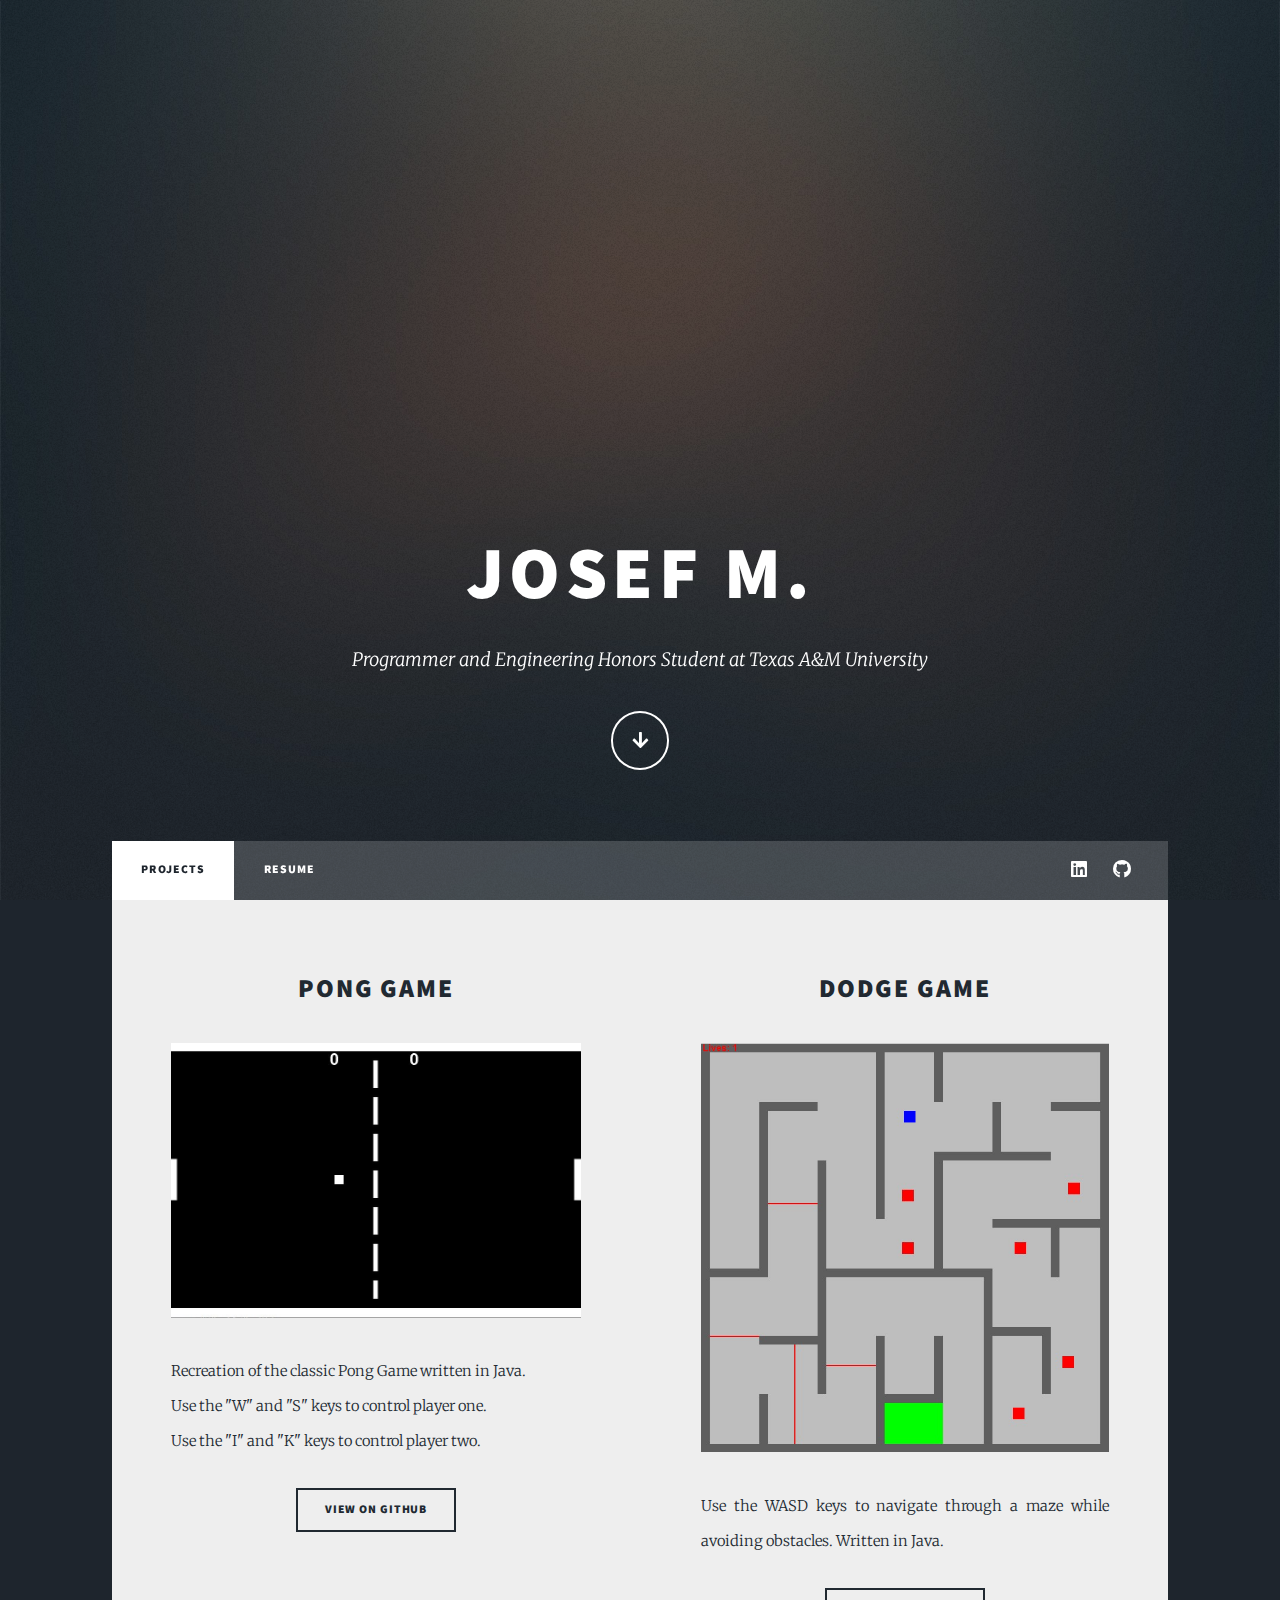
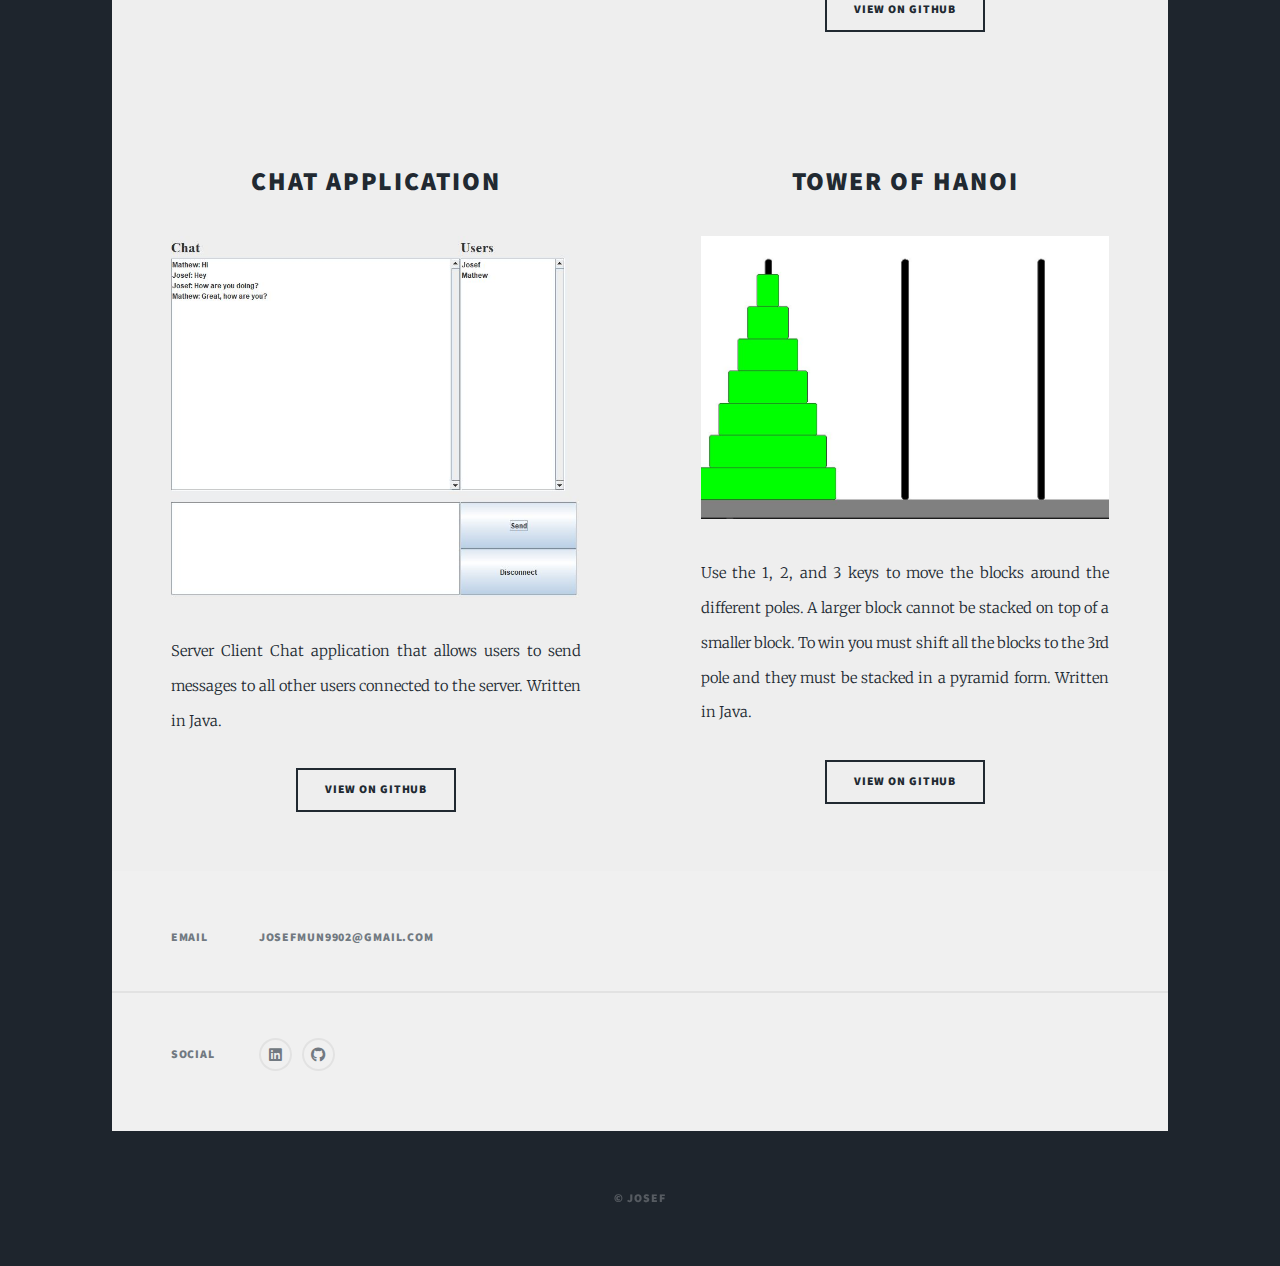
<file: index.html>
<!DOCTYPE HTML>
<!--
	Massively by HTML5 UP
	html5up.net | @ajlkn
	Free for personal and commercial use under the CCA 3.0 license (html5up.net/license)
-->
<html>
	<head>
		<title>About Josef</title>
		<meta charset="utf-8" />
		<meta name="viewport" content="width=device-width, initial-scale=1, user-scalable=no" />
		<link rel="stylesheet" href="assets/css/main.css" />
		<noscript><link rel="stylesheet" href="assets/css/noscript.css" /></noscript>
	</head>
	<body class="is-preload">

		<!-- Wrapper -->
			<div id="wrapper" class="fade-in">

				<!-- Intro -->
					<div id="intro">
						<h1>Josef M.</h1>
						<p>Programmer and Engineering Honors Student at Texas A&M University</p>
						<ul class="actions">
							<li><a href="#header" class="button icon solid solo fa-arrow-down scrolly">Continue</a></li>
						</ul>
					</div>

				<!-- Header
					<header id="header">
						<a href="index.html" class="logo">Code can be found on my Gituhub</a>
					</header>
				-->

				<!-- Nav -->
					<nav id="nav">
						<ul class="links">
							<li class="active"><a href="index.html">Projects</a></li>
							<!-- <li><a href="generic.html">About me</a></li> -->
							<li><a href="elements.html">Resume</a></li>
						</ul>
						<ul class="icons">
							<!-- <li><a href="#" class="icon brands fa-twitter"><span class="label">Twitter</span></a></li>
							<li><a href="#" class="icon brands fa-facebook-f"><span class="label">Facebook</span></a></li> -->
							<li><a target="_blank" href="https://www.linkedin.com/in/josef-munduchirakal-9158761a8/" class="icon brands fa-linkedin"><span class="label">Linkedin</span></a></li>
							<li><a target="_blank" href="https://github.com/josefmun9902" class="icon brands fa-github"><span class="label">GitHub</span></a></li>
						</ul>
					</nav>

				<!-- Main -->
					<div id="main">

						<!-- Featured Post
							<article class="post featured">
								<header class="major">
									<span class="date"></span>
									<h2><a href="dijkstra.html">Pathfinding<br />
									Algorithm</a></h2>
									<p>Implementation of Dijkstra's Algorithm in order to find the<br />
									shortest path between two nodes. Written in python.</p>
								</header>
								<a href="dijkstra.html" class="image main"><img src="images/pic01.jpg" alt="" /></a>
								<ul class="actions special">
									<li><a href="dijkstra.html" class="button large">View the Project</a></li>
								</ul>
							</article>
						-->

						<!-- Posts -->
							<section class="posts">
								<article>
									<header>
										<span class="date"></span>
										<h2><a target="_blank" href="https://github.com/josefmun9902/Pong">Pong Game<br />
										</a></h2>
									</header>
									<a target="_blank" href="https://github.com/josefmun9902/Pong" class="image fit"><img src="images/pong.JPG" alt="" /></a>
									<p>Recreation of the classic Pong Game written in Java. <br />
									Use the "W" and "S" keys to control player one. <br />
									Use the "I" and "K" keys to control player two.</p>
									<ul class="actions special">
										<li><a target="_blank" href="https://github.com/josefmun9902/Pong" class="button">View on Github</a></li>
									</ul>
								</article>
								<article>
									<header>
										<span class="date"></span>
										<h2><a target="_blank" href="https://github.com/josefmun9902/DodgeGame">Dodge Game<br />
										</a></h2>
									</header>
									<a target="_blank" href="https://github.com/josefmun9902/DodgeGame" class="image fit"><img src="images/dodgeGame.jpg" alt="" /></a>
									<p>Use the WASD keys to navigate through a maze while avoiding obstacles. Written in Java.</p>
									<ul class="actions special">
										<li><a target="_blank" href="https://github.com/josefmun9902/DodgeGame" class="button">View on Github</a></li>
									</ul>
								</article>
								<article>
									<header>
										<span class="date"></span>
										<h2><a target="_blank" href="https://github.com/josefmun9902/ChatApplication">Chat Application<br />
										</a></h2>
									</header>
									<a target="_blank" href="https://github.com/josefmun9902/ChatApplication" class="image fit"><img src="images/chat.JPG" alt="" /></a>
									<p>Server Client Chat application that allows users to send messages to all other users connected to the server. Written in Java.</p>
									<ul class="actions special">
										<li><a target="_blank" href="https://github.com/josefmun9902/ChatApplication" class="button">View on Github</a></li>
									</ul>
								</article>
								<article>
									<header>
										<span class="date"></span>
										<h2><a target="_blank" href="https://github.com/josefmun9902/TowerOfHanoi">Tower of Hanoi<br />
										</a></h2>
									</header>
									<a target="_blank" href="https://github.com/josefmun9902/TowerOfHanoi" class="image fit"><img src="images/tower.JPG" alt="" /></a>
									<p>Use the 1, 2, and 3 keys to move the blocks around the different poles. A larger block cannot be stacked on top of a smaller block. To win you must shift all the blocks to the 3rd pole and they must be stacked in a pyramid form. Written in Java.</p>
									<ul class="actions special">
										<li><a target="_blank" href="https://github.com/josefmun9902/TowerOfHanoi" class="button">View on Github</a></li>
									</ul>
								</article>
								
							</section>

						<!-- Footer
							<footer>
								<div class="pagination">
									<a href="#" class="page active">1</a>
									<a href="#" class="page">2</a>
									<a href="#" class="page">3</a>
									<span class="extra">&hellip;</span>
									<a href="#" class="page">8</a>
									<a href="#" class="page">9</a>
									<a href="#" class="page">10</a>
									<a href="#" class="next">Next</a>
								</div>
							</footer>
						-->
					</div>

				<!-- Footer -->
					<footer id="footer">
						<!-- <section>
							<form method="post" action="#">
								<div class="fields">
									<div class="field">
										<label for="name">Name</label>
										<input type="text" name="name" id="name" />
									</div>
									<div class="field">
										<label for="email">Email</label>
										<input type="text" name="email" id="email" />
									</div>
									<div class="field">
										<label for="message">Message</label>
										<textarea name="message" id="message" rows="3"></textarea>
									</div>
								</div>
								<ul class="actions">
									<li><input type="submit" value="Send Message" /></li>
								</ul>
							</form>
						</section> -->
						<section class="split contact">
							<!-- <section class="alt">
								<h3>Address</h3>
								<p>1234 Somewhere Road #87257<br />
								Nashville, TN 00000-0000</p>
							</section>
							<section>
								<h3>Phone</h3>
								<p><a href="#">(000) 000-0000</a></p>
							</section> -->
							<section>
								<h3>Email</h3>
								<h3>josefmun9902@gmail.com</h3>
							</section>
							<section>
								<h3>Social</h3>
								<ul class="icons alt">
									<!-- <li><a href="#" class="icon brands alt fa-twitter"><span class="label">Twitter</span></a></li>
									<li><a href="#" class="icon brands alt fa-facebook-f"><span class="label">Facebook</span></a></li> -->
									<li><a target="_blank" href="https://www.linkedin.com/in/josef-munduchirakal-9158761a8/" class="icon brands alt fa-linkedin"><span class="label">Instagram</span></a></li>
									<li><a target="_blank" href="https://github.com/josefmun9902" class="icon brands alt fa-github"><span class="label">GitHub</span></a></li>
								</ul>
							</section>
						</section>
					</footer>

				<!-- Copyright -->
					<div id="copyright">
						<ul><li>&copy; Josef</li></ul>
					</div>

			</div>

		<!-- Scripts -->
			<script src="assets/js/jquery.min.js"></script>
			<script src="assets/js/jquery.scrollex.min.js"></script>
			<script src="assets/js/jquery.scrolly.min.js"></script>
			<script src="assets/js/browser.min.js"></script>
			<script src="assets/js/breakpoints.min.js"></script>
			<script src="assets/js/util.js"></script>
			<script src="assets/js/main.js"></script>

	</body>
</html>
</file>
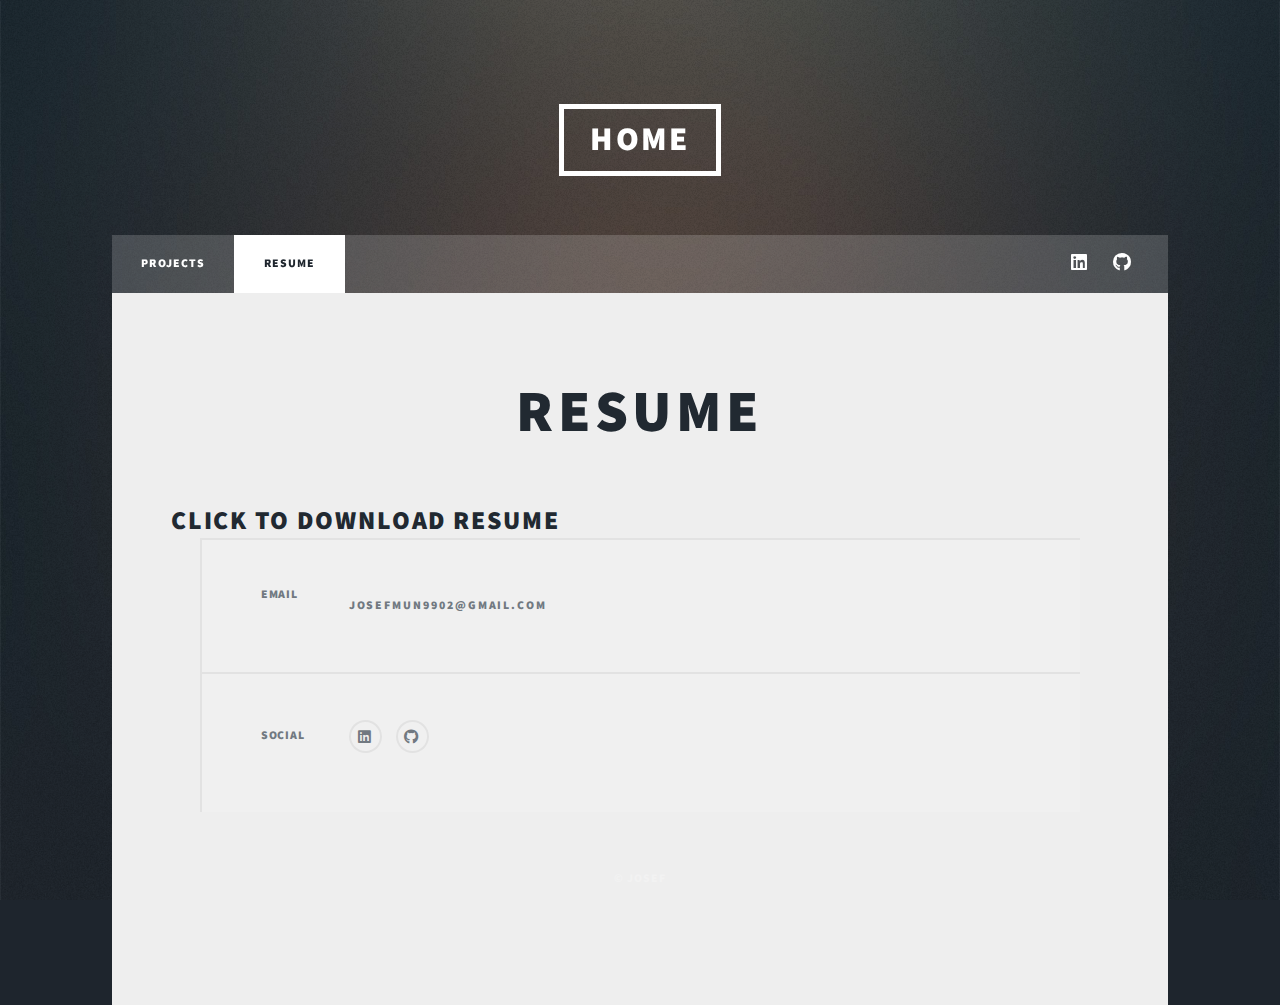
<file: elements.html>
<!DOCTYPE HTML>
<!--
	Massively by HTML5 UP
	html5up.net | @ajlkn
	Free for personal and commercial use under the CCA 3.0 license (html5up.net/license)
-->
<html>
	<head>
		<title>Josef's Resume</title>
		<meta charset="utf-8" />
		<meta name="viewport" content="width=device-width, initial-scale=1, user-scalable=no" />
		<link rel="stylesheet" href="assets/css/main.css" />
		<noscript><link rel="stylesheet" href="assets/css/noscript.css" /></noscript>
	</head>
	<body class="is-preload">

		<!-- Wrapper -->
			<div id="wrapper">

				<!-- Header -->
					<header id="header">
						<a href="index.html" class="logo">Home</a>
					</header>

				<!-- Nav -->
					<nav id="nav">
						<ul class="links">
							<li><a href="index.html">Projects</a></li>
							<!-- <li><a href="generic.html">About me</a></li> -->
							<li class="active"><a href="elements.html">Resume</a></li>
						</ul>
						<ul class="icons">
							<!--<li><a href="#" class="icon brands fa-twitter"><span class="label">Twitter</span></a></li>
							<li><a href="#" class="icon brands fa-facebook-f"><span class="label">Facebook</span></a></li> -->
							<li><a target="_blank" href="https://www.linkedin.com/in/josef-munduchirakal-9158761a8/" class="icon brands fa-linkedin"><span class="label">Instagram</span></a></li>
							<li><a target="_blank" href="https://github.com/josefmun9902" class="icon brands fa-github"><span class="label">GitHub</span></a></li>
						</ul>
					</nav>

				<!-- Main -->
					<div id="main">

						<!-- Post -->
							<section class="post">
								<header class="major">
									<h1>Resume<br />
									</h1>
								</header>
								<body>
									<h2><a target="_blank" href="images/josefResume.pdf" download>Click to Download Resume<br />
								<body>
							<section>

								<!-- Commenting out all the template stuff to only lead a download link to resume
									<h2>Text</h2>
									<p>This is <b>bold</b> and this is <strong>strong</strong>. This is <i>italic</i> and this is <em>emphasized</em>.
									This is <sup>superscript</sup> text and this is <sub>subscript</sub> text.
									This is <u>underlined</u> and this is code: <code>for (;;) { ... }</code>.
									Finally, this is a <a href="#">link</a>.</p>
									<hr />
									<h2>Heading Level 2</h2>
									<h3>Heading Level 3</h3>
									<h4>Heading Level 4</h4>
									<h5>Heading Level 5</h5>
									<h6>Heading Level 6</h6>
									<hr />
									<header>
										<h2>Heading with a Subtitle</h2>
										<p>Lorem ipsum dolor sit amet nullam id egestas urna aliquam</p>
									</header>
									<p>Nunc lacinia ante nunc ac lobortis. Interdum adipiscing gravida odio porttitor sem non mi integer non faucibus ornare mi ut ante amet placerat aliquet. Volutpat eu sed ante lacinia sapien lorem accumsan varius montes viverra nibh in adipiscing blandit tempus accumsan.</p>
									<header>
										<h3>Heading with a Subtitle</h3>
										<p>Lorem ipsum dolor sit amet nullam id egestas urna aliquam</p>
									</header>
									<p>Nunc lacinia ante nunc ac lobortis. Interdum adipiscing gravida odio porttitor sem non mi integer non faucibus ornare mi ut ante amet placerat aliquet. Volutpat eu sed ante lacinia sapien lorem accumsan varius montes viverra nibh in adipiscing blandit tempus accumsan.</p>
									<header>
										<h4>Heading with a Subtitle</h4>
										<p>Lorem ipsum dolor sit amet nullam id egestas urna aliquam</p>
									</header>
									<p>Nunc lacinia ante nunc ac lobortis. Interdum adipiscing gravida odio porttitor sem non mi integer non faucibus ornare mi ut ante amet placerat aliquet. Volutpat eu sed ante lacinia sapien lorem accumsan varius montes viverra nibh in adipiscing blandit tempus accumsan.</p>

									<hr />

									<h2>Lists</h2>
									<div class="row">
										<div class="col-6 col-12-small">

											<h3>Unordered</h3>
											<ul>
												<li>Dolor pulvinar etiam.</li>
												<li>Sagittis lorem eleifend.</li>
												<li>Felis feugiat dolore viverra.</li>
												<li>Dolor pulvinar etiam.</li>
											</ul>

											<h3>Alternate</h3>
											<ul class="alt">
												<li>Dolor pulvinar etiam etiam.</li>
												<li>Sagittis adipiscing eleifend.</li>
												<li>Felis enim dolore viverra.</li>
												<li>Dolor pulvinar etiam etiam.</li>
											</ul>

										</div>
										<div class="col-6 col-12-small">

											<h3>Ordered</h3>
											<ol>
												<li>Dolor pulvinar etiam.</li>
												<li>Etiam vel felis at viverra.</li>
												<li>Felis enim feugiat magna.</li>
												<li>Etiam vel felis nullam.</li>
												<li>Felis enim et tempus.</li>
											</ol>

											<h3>Icons</h3>
											<ul class="icons">
												<li><a href="#" class="icon brands fa-twitter"><span class="label">Twitter</span></a></li>
												<li><a href="#" class="icon brands fa-facebook-f"><span class="label">Facebook</span></a></li>
												<li><a href="#" class="icon brands fa-instagram"><span class="label">Instagram</span></a></li>
												<li><a href="#" class="icon brands fa-github"><span class="label">Github</span></a></li>
												<li><a href="#" class="icon brands fa-dribbble"><span class="label">Dribbble</span></a></li>
											</ul>
											<ul class="icons alt">
												<li><a href="#" class="icon brands alt fa-twitter"><span class="label">Twitter</span></a></li>
												<li><a href="#" class="icon brands alt fa-facebook-f"><span class="label">Facebook</span></a></li>
												<li><a href="#" class="icon brands alt fa-instagram"><span class="label">Instagram</span></a></li>
												<li><a href="#" class="icon brands alt fa-github"><span class="label">Github</span></a></li>
												<li><a href="#" class="icon brands alt fa-dribbble"><span class="label">Dribbble</span></a></li>
											</ul>

										</div>
									</div>
									<h3>Definition</h3>
									<dl>
										<dt>Item 1</dt>
										<dd>
											<p>Lorem ipsum dolor vestibulum ante ipsum primis in faucibus vestibulum. Blandit adipiscing eu felis iaculis volutpat ac adipiscing accumsan eu faucibus. Integer ac pellentesque praesent.</p>
										</dd>
										<dt>Item 2</dt>
										<dd>
											<p>Lorem ipsum dolor vestibulum ante ipsum primis in faucibus vestibulum. Blandit adipiscing eu felis iaculis volutpat ac adipiscing accumsan eu faucibus. Integer ac pellentesque praesent.</p>
										</dd>
										<dt>Item 3</dt>
										<dd>
											<p>Lorem ipsum dolor vestibulum ante ipsum primis in faucibus vestibulum. Blandit adipiscing eu felis iaculis volutpat ac adipiscing accumsan eu faucibus. Integer ac pellentesque praesent.</p>
										</dd>
									</dl>

									<h3>Actions</h3>
									<ul class="actions">
										<li><a href="#" class="button primary">Primary</a></li>
										<li><a href="#" class="button">Default</a></li>
									</ul>
									<ul class="actions small">
										<li><a href="#" class="button primary small">Small</a></li>
										<li><a href="#" class="button small">Small</a></li>
									</ul>
									<div class="row">
										<div class="col-6 col-12-small">
											<ul class="actions stacked">
												<li><a href="#" class="button primary">Default</a></li>
												<li><a href="#" class="button">Default</a></li>
											</ul>
										</div>
										<div class="col-6 col-12-small">
											<ul class="actions stacked">
												<li><a href="#" class="button primary small">Small</a></li>
												<li><a href="#" class="button small">Small</a></li>
											</ul>
										</div>
									</div>
									<div class="row">
										<div class="col-6 col-12-small">
											<ul class="actions stacked">
												<li><a href="#" class="button primary fit">Default</a></li>
												<li><a href="#" class="button fit">Default</a></li>
											</ul>
										</div>
										<div class="col-6 col-12-small">
											<ul class="actions stacked">
												<li><a href="#" class="button primary small fit">Small</a></li>
												<li><a href="#" class="button small fit">Small</a></li>
											</ul>
										</div>
									</div>

									<hr />

									<h2>Blockquote</h2>
									<blockquote>Fringilla nisl. Donec accumsan interdum nisi, quis tincidunt felis sagittis eget tempus euismod. Vestibulum ante ipsum primis in faucibus vestibulum. Blandit adipiscing eu felis iaculis volutpat ac adipiscing accumsan faucibus. Vestibulum ante ipsum primis in faucibus vestibulum. Blandit adipiscing eu felis.</blockquote>

									<hr />

									<h2>Table</h2>

									<h3>Default</h3>
									<div class="table-wrapper">
										<table>
											<thead>
												<tr>
													<th>Name</th>
													<th>Description</th>
													<th>Price</th>
												</tr>
											</thead>
											<tbody>
												<tr>
													<td>Item 1</td>
													<td>Ante turpis integer aliquet porttitor.</td>
													<td>29.99</td>
												</tr>
												<tr>
													<td>Item 2</td>
													<td>Vis ac commodo adipiscing arcu aliquet.</td>
													<td>19.99</td>
												</tr>
												<tr>
													<td>Item 3</td>
													<td> Morbi faucibus arcu accumsan lorem.</td>
													<td>29.99</td>
												</tr>
												<tr>
													<td>Item 4</td>
													<td>Vitae integer tempus condimentum.</td>
													<td>19.99</td>
												</tr>
												<tr>
													<td>Item 5</td>
													<td>Ante turpis integer aliquet porttitor.</td>
													<td>29.99</td>
												</tr>
											</tbody>
											<tfoot>
												<tr>
													<td colspan="2"></td>
													<td>100.00</td>
												</tr>
											</tfoot>
										</table>
									</div>

									<h3>Alternate</h3>
									<div class="table-wrapper">
										<table class="alt">
											<thead>
												<tr>
													<th>Name</th>
													<th>Description</th>
													<th>Price</th>
												</tr>
											</thead>
											<tbody>
												<tr>
													<td>Item 1</td>
													<td>Ante turpis integer aliquet porttitor.</td>
													<td>29.99</td>
												</tr>
												<tr>
													<td>Item 2</td>
													<td>Vis ac commodo adipiscing arcu aliquet.</td>
													<td>19.99</td>
												</tr>
												<tr>
													<td>Item 3</td>
													<td> Morbi faucibus arcu accumsan lorem.</td>
													<td>29.99</td>
												</tr>
												<tr>
													<td>Item 4</td>
													<td>Vitae integer tempus condimentum.</td>
													<td>19.99</td>
												</tr>
												<tr>
													<td>Item 5</td>
													<td>Ante turpis integer aliquet porttitor.</td>
													<td>29.99</td>
												</tr>
											</tbody>
											<tfoot>
												<tr>
													<td colspan="2"></td>
													<td>100.00</td>
												</tr>
											</tfoot>
										</table>
									</div>

									<hr />

									<h2>Buttons</h2>
									<ul class="actions">
										<li><a href="#" class="button primary">Primary</a></li>
										<li><a href="#" class="button">Default</a></li>
									</ul>
									<ul class="actions">
										<li><a href="#" class="button primary large">Large</a></li>
										<li><a href="#" class="button">Default</a></li>
										<li><a href="#" class="button small">Small</a></li>
									</ul>
									<ul class="actions fit">
										<li><a href="#" class="button primary fit">Fit</a></li>
										<li><a href="#" class="button fit">Fit</a></li>
									</ul>
									<ul class="actions fit small">
										<li><a href="#" class="button primary fit small">Fit + Small</a></li>
										<li><a href="#" class="button fit small">Fit + Small</a></li>
									</ul>
									<ul class="actions">
										<li><a href="#" class="button primary icon solid fa-search">Icon</a></li>
										<li><a href="#" class="button icon solid fa-download">Icon</a></li>
									</ul>
									<ul class="actions">
										<li><span class="button primary disabled">Primary</span></li>
										<li><span class="button disabled">Default</span></li>
									</ul>

									<hr />

									<h2>Form</h2>

									<form method="post" action="#">
										<div class="row gtr-uniform">
											<div class="col-6 col-12-xsmall">
												<input type="text" name="demo-name" id="demo-name" value="" placeholder="Name" />
											</div>
											<div class="col-6 col-12-xsmall">
												<input type="email" name="demo-email" id="demo-email" value="" placeholder="Email" />
											</div>
											<div class="col-12">
												<select name="demo-category" id="demo-category">
													<option value="">- Category -</option>
													<option value="1">Manufacturing</option>
													<option value="1">Shipping</option>
													<option value="1">Administration</option>
													<option value="1">Human Resources</option>
												</select>
											</div>
											<div class="col-4 col-12-small">
												<input type="radio" id="demo-priority-low" name="demo-priority" checked>
												<label for="demo-priority-low">Low</label>
											</div>
											<div class="col-4 col-12-small">
												<input type="radio" id="demo-priority-normal" name="demo-priority">
												<label for="demo-priority-normal">Normal</label>
											</div>
											<div class="col-4 col-12-small">
												<input type="radio" id="demo-priority-high" name="demo-priority">
												<label for="demo-priority-high">High</label>
											</div>
											<div class="col-6 col-12-small">
												<input type="checkbox" id="demo-copy" name="demo-copy">
												<label for="demo-copy">Email me a copy</label>
											</div>
											<div class="col-6 col-12-small">
												<input type="checkbox" id="demo-human" name="demo-human" checked>
												<label for="demo-human">I am a human</label>
											</div>
											<div class="col-12">
												<textarea name="demo-message" id="demo-message" placeholder="Enter your message" rows="6"></textarea>
											</div>
											<div class="col-12">
												<ul class="actions">
													<li><input type="submit" value="Send Message" class="primary" /></li>
													<li><input type="reset" value="Reset" /></li>
												</ul>
											</div>
										</div>
									</form>

									<hr />

									<h2>Image</h2>

									<h3>Fit</h3>
									<span class="image fit"><img src="images/pic01.jpg" alt="" /></span>
									<div class="box alt">
										<div class="row gtr-50 gtr-uniform">
											<div class="col-4"><span class="image fit"><img src="images/pic02.jpg" alt="" /></span></div>
											<div class="col-4"><span class="image fit"><img src="images/pic03.jpg" alt="" /></span></div>
											<div class="col-4"><span class="image fit"><img src="images/pic04.jpg" alt="" /></span></div>
											<div class="col-4"><span class="image fit"><img src="images/pic04.jpg" alt="" /></span></div>
											<div class="col-4"><span class="image fit"><img src="images/pic02.jpg" alt="" /></span></div>
											<div class="col-4"><span class="image fit"><img src="images/pic03.jpg" alt="" /></span></div>
											<div class="col-4"><span class="image fit"><img src="images/pic03.jpg" alt="" /></span></div>
											<div class="col-4"><span class="image fit"><img src="images/pic04.jpg" alt="" /></span></div>
											<div class="col-4"><span class="image fit"><img src="images/pic02.jpg" alt="" /></span></div>
										</div>
									</div>

									<h3>Left &amp; Right</h3>
									<p><span class="image left"><img src="images/pic08.jpg" alt="" /></span>Lorem ipsum dolor sit accumsan interdum nisi, quis tincidunt felis sagittis eget. tempus euismod. Vestibulum ante ipsum primis in faucibus vestibulum. Blandit adipiscing eu felis iaculis volutpat ac adipiscing accumsan eu faucibus. Integer ac pellentesque praesent tincidunt felis sagittis eget. tempus euismod. Vestibulum ante ipsum primis sagittis eget. tempus euismod. Vestibulum ante ipsum primis in faucibus vestibulum. Blandit adipiscing eu felis iaculis volutpat ac adipiscing accumsan eu faucibus. Integer ac pellentesque praesent tincidunt felis sagittis eget. tempus euismod. Vestibulum ante ipsum primis in faucibus vestibulum. Blandit adipiscing eu felis iaculis volutpat ac adipiscing accumsan eu faucibus. Integer ac pellentesque praesent. Vestibulum ante ipsum primis in faucibus magna blandit adipiscing eu felis iaculis.</p>
									<p><span class="image right"><img src="images/pic09.jpg" alt="" /></span>Lorem ipsum dolor sit accumsan interdum nisi, quis tincidunt felis sagittis eget. tempus euismod. Vestibulum ante ipsum primis in faucibus vestibulum. Blandit adipiscing eu felis iaculis volutpat ac adipiscing accumsan eu faucibus. Integer ac pellentesque praesent tincidunt felis sagittis eget. tempus euismod. Vestibulum ante ipsum primis sagittis eget. tempus euismod. Vestibulum ante ipsum primis in faucibus vestibulum. Blandit adipiscing eu felis iaculis volutpat ac adipiscing accumsan eu faucibus. Integer ac pellentesque praesent tincidunt felis sagittis eget. tempus euismod. Vestibulum ante ipsum primis in faucibus vestibulum. Blandit adipiscing eu felis iaculis volutpat ac adipiscing accumsan eu faucibus. Integer ac pellentesque praesent. Vestibulum ante ipsum primis in faucibus magna blandit adipiscing eu felis iaculis.</p>

									<hr />

									<h2>Box</h2>
									<div class="box">
										<p>Felis sagittis eget tempus primis in faucibus vestibulum. Blandit adipiscing eu felis iaculis volutpat ac adipiscing accumsan eu faucibus. Integer ac pellentesque praesent tincidunt felis sagittis eget. tempus euismod. Magna sed etiam ante ipsum primis in faucibus vestibulum. Blandit adipiscing eu ipsum primis in faucibus vestibulum. Blandit adipiscing eu felis iaculis volutpat ac adipiscing accumsan eu faucibus lorem ipsum dolor sit amet nullam. Integer ac pellentesque praesent tincidunt felis sagittis eget. tempus euismod. Vestibulum ante ipsum primis sagittis eget. tempus euismod. Vestibulum ante ipsum primis in faucibus vestibulum. Blandit adipiscing eu felis iaculis volutpat ac adipiscing accumsan eu faucibus. Integer ac pellentesque praesent tincidunt felis sagittis eget. tempus euismod. Vestibulum ante ipsum primis in faucibus vestibulum. Blandit adipiscing eu felis iaculis volutpat ac adipiscing accumsan eu faucibus. Integer ac pellentesque praesent. Vestibulum ante ipsum primis in faucibus magna blandit adipiscing eu felis iaculis volutpat lorem ipsum dolor.</p>
									</div>

									<hr />

									<h2>Preformatted</h2>
									<pre><code>i = 0;

									while (!deck.isInOrder()) {
										print 'Iteration ' + i;
										deck.shuffle();
										i++;
									}

									print 'It took ' + i + ' iterations to sort the deck.';
									</code></pre>

							</section>

					</div>
				End of big Comment -->

				<!-- Footer -->
					<footer id="footer">
						<!--<section>
							<form method="post" action="#">
								<div class="fields">
									<div class="field">
										<label for="name">Name</label>
										<input type="text" name="name" id="name" />
									</div>
									<div class="field">
										<label for="email">Email</label>
										<input type="text" name="email" id="email" />
									</div>
									<div class="field">
										<label for="message">Message</label>
										<textarea name="message" id="message" rows="3"></textarea>
									</div>
								</div>
								<ul class="actions">
									<li><input type="submit" value="Send Message" /></li>
								</ul>
							</form>
						</section> -->
						<section class="split contact">
							<!-- <section class="alt">
								<h3>Address</h3>
								<p>1234 Somewhere Road #87257<br />
								Nashville, TN 00000-0000</p>
							</section>
							<section>
								<h3>Phone</h3>
								<p><a href="#">(000) 000-0000</a></p>
							</section> -->
							<section>
								<h3>Email</h3>
								<p><a>josefmun9902@gmail.com</a></p>
							</section>
							<section>
								<h3>Social</h3>
								<ul class="icons alt">
									<!-- <li><a href="#" class="icon brands alt fa-twitter"><span class="label">Twitter</span></a></li>
									<li><a href="#" class="icon brands alt fa-facebook-f"><span class="label">Facebook</span></a></li> -->
									<li><a target="_blank" href="https://www.linkedin.com/in/josef-munduchirakal-9158761a8/" class="icon brands alt fa-linkedin"><span class="label">Instagram</span></a></li>
									<li><a target="_blank" href="https://github.com/josefmun9902" class="icon brands alt fa-github"><span class="label">GitHub</span></a></li>
								</ul>
							</section>
						</section>
					</footer>

				<!-- Copyright -->
					<div id="copyright">
						<ul><li>&copy; Josef</li>
					</div>

			</div>

		<!-- Scripts -->
			<script src="assets/js/jquery.min.js"></script>
			<script src="assets/js/jquery.scrollex.min.js"></script>
			<script src="assets/js/jquery.scrolly.min.js"></script>
			<script src="assets/js/browser.min.js"></script>
			<script src="assets/js/breakpoints.min.js"></script>
			<script src="assets/js/util.js"></script>
			<script src="assets/js/main.js"></script>

	</body>
</html>
</file>
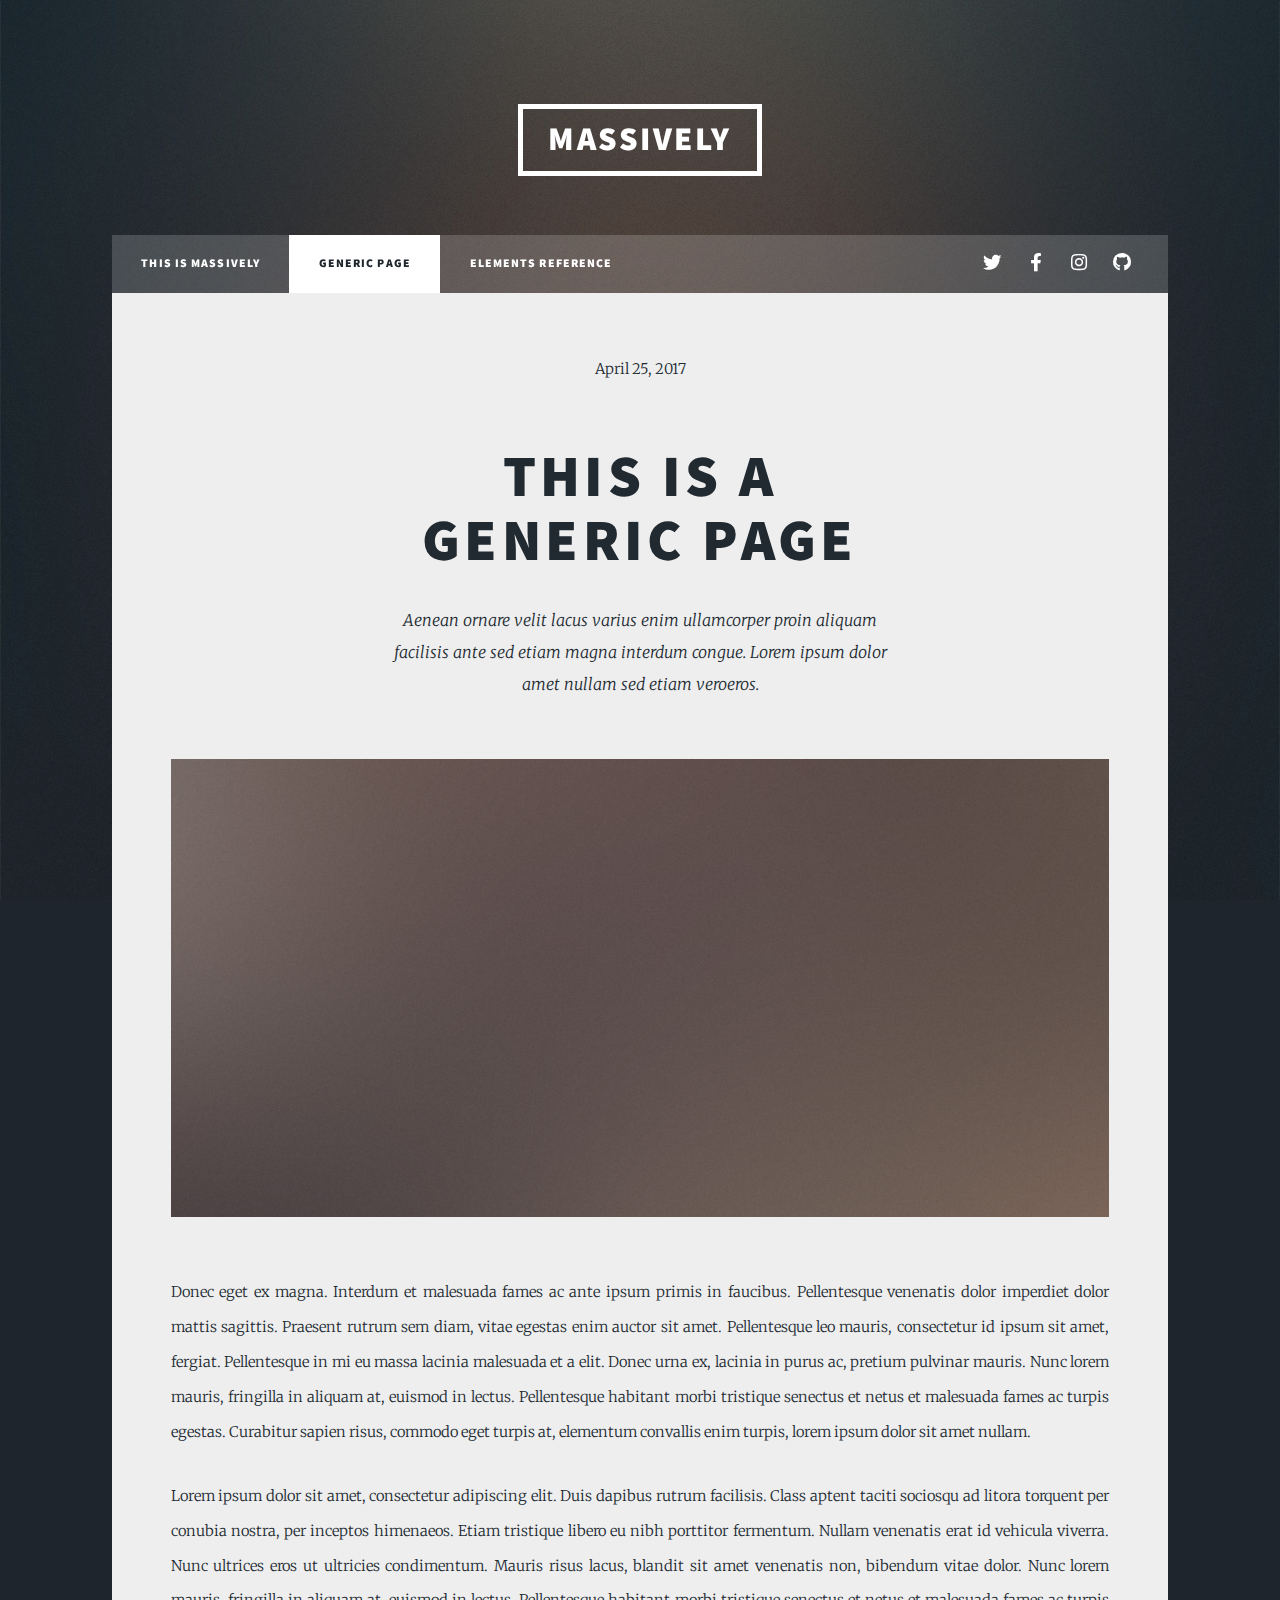
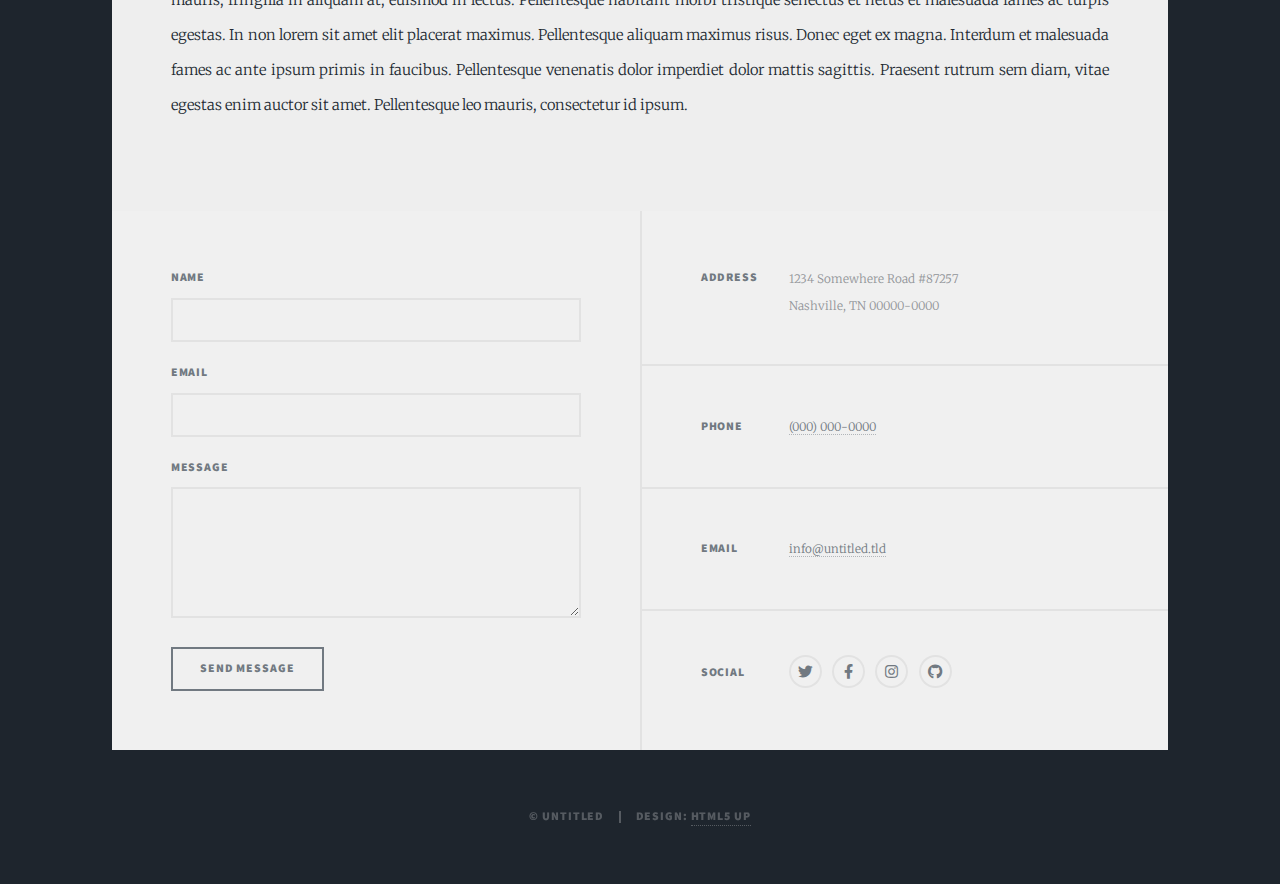
<file: generic.html>
<!DOCTYPE HTML>
<!--
	Massively by HTML5 UP
	html5up.net | @ajlkn
	Free for personal and commercial use under the CCA 3.0 license (html5up.net/license)
-->
<html>
	<head>
		<title>Generic Page - Massively by HTML5 UP</title>
		<meta charset="utf-8" />
		<meta name="viewport" content="width=device-width, initial-scale=1, user-scalable=no" />
		<link rel="stylesheet" href="assets/css/main.css" />
		<noscript><link rel="stylesheet" href="assets/css/noscript.css" /></noscript>
	</head>
	<body class="is-preload">

		<!-- Wrapper -->
			<div id="wrapper">

				<!-- Header -->
					<header id="header">
						<a href="index.html" class="logo">Massively</a>
					</header>

				<!-- Nav -->
					<nav id="nav">
						<ul class="links">
							<li><a href="index.html">This is Massively</a></li>
							<li class="active"><a href="generic.html">Generic Page</a></li>
							<li><a href="elements.html">Elements Reference</a></li>
						</ul>
						<ul class="icons">
							<li><a href="#" class="icon brands fa-twitter"><span class="label">Twitter</span></a></li>
							<li><a href="#" class="icon brands fa-facebook-f"><span class="label">Facebook</span></a></li>
							<li><a href="#" class="icon brands fa-instagram"><span class="label">Instagram</span></a></li>
							<li><a href="#" class="icon brands fa-github"><span class="label">GitHub</span></a></li>
						</ul>
					</nav>

				<!-- Main -->
					<div id="main">

						<!-- Post -->
							<section class="post">
								<header class="major">
									<span class="date">April 25, 2017</span>
									<h1>This is a<br />
									Generic Page</h1>
									<p>Aenean ornare velit lacus varius enim ullamcorper proin aliquam<br />
									facilisis ante sed etiam magna interdum congue. Lorem ipsum dolor<br />
									amet nullam sed etiam veroeros.</p>
								</header>
								<div class="image main"><img src="images/pic01.jpg" alt="" /></div>
								<p>Donec eget ex magna. Interdum et malesuada fames ac ante ipsum primis in faucibus. Pellentesque venenatis dolor imperdiet dolor mattis sagittis. Praesent rutrum sem diam, vitae egestas enim auctor sit amet. Pellentesque leo mauris, consectetur id ipsum sit amet, fergiat. Pellentesque in mi eu massa lacinia malesuada et a elit. Donec urna ex, lacinia in purus ac, pretium pulvinar mauris. Nunc lorem mauris, fringilla in aliquam at, euismod in lectus. Pellentesque habitant morbi tristique senectus et netus et malesuada fames ac turpis egestas. Curabitur sapien risus, commodo eget turpis at, elementum convallis enim turpis, lorem ipsum dolor sit amet nullam.</p>
								<p>Lorem ipsum dolor sit amet, consectetur adipiscing elit. Duis dapibus rutrum facilisis. Class aptent taciti sociosqu ad litora torquent per conubia nostra, per inceptos himenaeos. Etiam tristique libero eu nibh porttitor fermentum. Nullam venenatis erat id vehicula viverra. Nunc ultrices eros ut ultricies condimentum. Mauris risus lacus, blandit sit amet venenatis non, bibendum vitae dolor. Nunc lorem mauris, fringilla in aliquam at, euismod in lectus. Pellentesque habitant morbi tristique senectus et netus et malesuada fames ac turpis egestas. In non lorem sit amet elit placerat maximus. Pellentesque aliquam maximus risus. Donec eget ex magna. Interdum et malesuada fames ac ante ipsum primis in faucibus. Pellentesque venenatis dolor imperdiet dolor mattis sagittis. Praesent rutrum sem diam, vitae egestas enim auctor sit amet. Pellentesque leo mauris, consectetur id ipsum.</p>
							</section>

					</div>

				<!-- Footer -->
					<footer id="footer">
						<section>
							<form method="post" action="#">
								<div class="fields">
									<div class="field">
										<label for="name">Name</label>
										<input type="text" name="name" id="name" />
									</div>
									<div class="field">
										<label for="email">Email</label>
										<input type="text" name="email" id="email" />
									</div>
									<div class="field">
										<label for="message">Message</label>
										<textarea name="message" id="message" rows="3"></textarea>
									</div>
								</div>
								<ul class="actions">
									<li><input type="submit" value="Send Message" /></li>
								</ul>
							</form>
						</section>
						<section class="split contact">
							<section class="alt">
								<h3>Address</h3>
								<p>1234 Somewhere Road #87257<br />
								Nashville, TN 00000-0000</p>
							</section>
							<section>
								<h3>Phone</h3>
								<p><a href="#">(000) 000-0000</a></p>
							</section>
							<section>
								<h3>Email</h3>
								<p><a href="#">info@untitled.tld</a></p>
							</section>
							<section>
								<h3>Social</h3>
								<ul class="icons alt">
									<li><a href="#" class="icon brands alt fa-twitter"><span class="label">Twitter</span></a></li>
									<li><a href="#" class="icon brands alt fa-facebook-f"><span class="label">Facebook</span></a></li>
									<li><a href="#" class="icon brands alt fa-instagram"><span class="label">Instagram</span></a></li>
									<li><a href="#" class="icon brands alt fa-github"><span class="label">GitHub</span></a></li>
								</ul>
							</section>
						</section>
					</footer>

				<!-- Copyright -->
					<div id="copyright">
						<ul><li>&copy; Untitled</li><li>Design: <a href="https://html5up.net">HTML5 UP</a></li></ul>
					</div>

			</div>

		<!-- Scripts -->
			<script src="assets/js/jquery.min.js"></script>
			<script src="assets/js/jquery.scrollex.min.js"></script>
			<script src="assets/js/jquery.scrolly.min.js"></script>
			<script src="assets/js/browser.min.js"></script>
			<script src="assets/js/breakpoints.min.js"></script>
			<script src="assets/js/util.js"></script>
			<script src="assets/js/main.js"></script>

	</body>
</html>
</file>
<file: assets/css/main.css>
@import url(fontawesome-all.min.css);
@import url("https://fonts.googleapis.com/css?family=Merriweather:300,700,300italic,700italic|Source+Sans+Pro:900");

/*
	Massively by HTML5 UP
	html5up.net | @ajlkn
	Free for personal and commercial use under the CCA 3.0 license (html5up.net/license)
*/

html, body, div, span, applet, object,
iframe, h1, h2, h3, h4, h5, h6, p, blockquote,
pre, a, abbr, acronym, address, big, cite,
code, del, dfn, em, img, ins, kbd, q, s, samp,
small, strike, strong, sub, sup, tt, var, b,
u, i, center, dl, dt, dd, ol, ul, li, fieldset,
form, label, legend, table, caption, tbody,
tfoot, thead, tr, th, td, article, aside,
canvas, details, embed, figure, figcaption,
footer, header, hgroup, menu, nav, output, ruby,
section, summary, time, mark, audio, video {
	margin: 0;
	padding: 0;
	border: 0;
	font-size: 100%;
	font: inherit;
	vertical-align: baseline;}

article, aside, details, figcaption, figure,
footer, header, hgroup, menu, nav, section {
	display: block;}

body {
	line-height: 1;
}

ol, ul {
	list-style: none;
}

blockquote, q {
	quotes: none;
}

	blockquote:before, blockquote:after, q:before, q:after {
		content: '';
		content: none;
	}

table {
	border-collapse: collapse;
	border-spacing: 0;
}

body {
	-webkit-text-size-adjust: none;
}

mark {
	background-color: transparent;
	color: inherit;
}

input::-moz-focus-inner {
	border: 0;
	padding: 0;
}

input, select, textarea {
	-moz-appearance: none;
	-webkit-appearance: none;
	-ms-appearance: none;
	appearance: none;
}

/* Basic */

	@-ms-viewport {
		width: device-width;
	}

	body {
		-ms-overflow-style: scrollbar;
	}

	@media screen and (max-width: 480px) {

		html, body {
			min-width: 320px;
		}

	}

	html {
		box-sizing: border-box;
	}

	*, *:before, *:after {
		box-sizing: inherit;
	}

	body {
		background-color: #1e252d;
	}

		body.is-preload *, body.is-preload *:before, body.is-preload *:after {
			-moz-animation: none !important;
			-webkit-animation: none !important;
			-ms-animation: none !important;
			animation: none !important;
			-moz-transition: none !important;
			-webkit-transition: none !important;
			-ms-transition: none !important;
			transition: none !important;
		}

/* Type */

	html {
		font-size: 16pt;
	}

		@media screen and (max-width: 1680px) {

			html {
				font-size: 12pt;
			}

		}

		@media screen and (max-width: 1280px) {

			html {
				font-size: 11pt;
			}

		}

		@media screen and (max-width: 360px) {

			html {
				font-size: 10pt;
			}

		}

	body {
		color: #212931;
	}

	body, input, select, textarea {
		font-family: "Merriweather", Georgia, serif;
		font-weight: 300;
		font-size: 1rem;
		line-height: 2.375;
	}

	a {
		-moz-transition: color 0.2s ease-in-out, background-color 0.2s ease-in-out, border-color 0.2s ease-in-out, box-shadow 0.2s ease-in-out;
		-webkit-transition: color 0.2s ease-in-out, background-color 0.2s ease-in-out, border-color 0.2s ease-in-out, box-shadow 0.2s ease-in-out;
		-ms-transition: color 0.2s ease-in-out, background-color 0.2s ease-in-out, border-color 0.2s ease-in-out, box-shadow 0.2s ease-in-out;
		transition: color 0.2s ease-in-out, background-color 0.2s ease-in-out, border-color 0.2s ease-in-out, box-shadow 0.2s ease-in-out;
		border-bottom: dotted 1px;
		text-decoration: none;
	}

		a:hover {
			border-bottom-color: transparent;
		}

	strong, b {
		font-weight: 600;
	}

	em, i {
		font-style: italic;
	}

	p {
		text-align: justify;
		margin: 0 0 2rem 0;
	}

	h1, h2, h3, h4, h5, h6 {
		font-family: "Source Sans Pro", Helvetica, sans-serif;
		font-weight: 900;
		line-height: 1.5;
		letter-spacing: 0.075em;
		text-transform: uppercase;
		margin: 0 0 1rem 0;
	}

		h1 a, h2 a, h3 a, h4 a, h5 a, h6 a {
			border-bottom: 0;
			color: inherit;
			text-decoration: none;
		}

	h1 {
		font-size: 4rem;
		line-height: 1.1;
		margin: 0 0 2rem 0;
	}

	h2 {
		font-size: 1.75rem;
		line-height: 1.3;
		margin: 0 0 1.5rem 0;
	}

	h3 {
		font-size: 1.25rem;
		margin: 0 0 1.5rem 0;
	}

	h4 {
		font-size: 1rem;
	}

	h5 {
		font-size: 0.9rem;
	}

	h6 {
		font-size: 0.8rem;
	}

	sub {
		font-size: 0.8rem;
		position: relative;
		top: 0.5rem;
	}

	sup {
		font-size: 0.8rem;
		position: relative;
		top: -0.5rem;
	}

	blockquote {
		border-left: solid 4px;
		font-style: italic;
		margin: 0 0 2rem 0;
		padding: 0.5rem 0 0.5rem 2rem;
	}

	code {
		border: solid 2px;
		font-family: "Courier New", monospace;
		font-size: 0.9rem;
		margin: 0 0.25rem;
		padding: 0.25rem 0.65rem;
	}

	pre {
		-webkit-overflow-scrolling: touch;
		font-family: "Courier New", monospace;
		font-size: 0.9rem;
		margin: 0 0 2rem 0;
	}

		pre code {
			display: block;
			line-height: 1.75;
			padding: 1rem 1.5rem;
			overflow-x: auto;
		}

	hr {
		border: 0;
		border-bottom: solid 2px;
		margin: 3rem 0;
	}

		hr.major {
			margin: 5rem 0;
		}

	.align-left {
		text-align: left;
	}

	.align-center {
		text-align: center;
	}

	.align-right {
		text-align: right;
	}

	input, select, textarea {
		color: #212931;
	}

	a {
		color: #212931;
		border-bottom-color: rgba(33, 41, 49, 0.5);
	}

		a:hover {
			border-bottom-color: transparent;
			color: #18bfef !important;
		}

	strong, b {
		color: #212931;
	}

	h1, h2, h3, h4, h5, h6 {
		color: #212931;
	}

	blockquote {
		border-left-color: #eeeeee;
	}

	code {
		background: rgba(220, 220, 220, 0.25);
		border-color: #eeeeee;
	}

	hr {
		border-bottom-color: #eeeeee;
	}

/* Row */

	.row {
		display: flex;
		flex-wrap: wrap;
		box-sizing: border-box;
		align-items: stretch;
	}

		.row > * {
			box-sizing: border-box;
		}

		.row.gtr-uniform > * > :last-child {
			margin-bottom: 0;
		}

		.row.aln-left {
			justify-content: flex-start;
		}

		.row.aln-center {
			justify-content: center;
		}

		.row.aln-right {
			justify-content: flex-end;
		}

		.row.aln-top {
			align-items: flex-start;
		}

		.row.aln-middle {
			align-items: center;
		}

		.row.aln-bottom {
			align-items: flex-end;
		}

		.row > .imp {
			order: -1;
		}

		.row > .col-1 {
			width: 8.33333%;
		}

		.row > .off-1 {
			margin-left: 8.33333%;
		}

		.row > .col-2 {
			width: 16.66667%;
		}

		.row > .off-2 {
			margin-left: 16.66667%;
		}

		.row > .col-3 {
			width: 25%;
		}

		.row > .off-3 {
			margin-left: 25%;
		}

		.row > .col-4 {
			width: 33.33333%;
		}

		.row > .off-4 {
			margin-left: 33.33333%;
		}

		.row > .col-5 {
			width: 41.66667%;
		}

		.row > .off-5 {
			margin-left: 41.66667%;
		}

		.row > .col-6 {
			width: 50%;
		}

		.row > .off-6 {
			margin-left: 50%;
		}

		.row > .col-7 {
			width: 58.33333%;
		}

		.row > .off-7 {
			margin-left: 58.33333%;
		}

		.row > .col-8 {
			width: 66.66667%;
		}

		.row > .off-8 {
			margin-left: 66.66667%;
		}

		.row > .col-9 {
			width: 75%;
		}

		.row > .off-9 {
			margin-left: 75%;
		}

		.row > .col-10 {
			width: 83.33333%;
		}

		.row > .off-10 {
			margin-left: 83.33333%;
		}

		.row > .col-11 {
			width: 91.66667%;
		}

		.row > .off-11 {
			margin-left: 91.66667%;
		}

		.row > .col-12 {
			width: 100%;
		}

		.row > .off-12 {
			margin-left: 100%;
		}

		.row.gtr-0 {
			margin-top: 0;
			margin-left: 0rem;
		}

			.row.gtr-0 > * {
				padding: 0 0 0 0rem;
			}

			.row.gtr-0.gtr-uniform {
				margin-top: 0rem;
			}

				.row.gtr-0.gtr-uniform > * {
					padding-top: 0rem;
				}

		.row.gtr-25 {
			margin-top: 0;
			margin-left: -0.375rem;
		}

			.row.gtr-25 > * {
				padding: 0 0 0 0.375rem;
			}

			.row.gtr-25.gtr-uniform {
				margin-top: -0.375rem;
			}

				.row.gtr-25.gtr-uniform > * {
					padding-top: 0.375rem;
				}

		.row.gtr-50 {
			margin-top: 0;
			margin-left: -0.75rem;
		}

			.row.gtr-50 > * {
				padding: 0 0 0 0.75rem;
			}

			.row.gtr-50.gtr-uniform {
				margin-top: -0.75rem;
			}

				.row.gtr-50.gtr-uniform > * {
					padding-top: 0.75rem;
				}

		.row {
			margin-top: 0;
			margin-left: -1.5rem;
		}

			.row > * {
				padding: 0 0 0 1.5rem;
			}

			.row.gtr-uniform {
				margin-top: -1.5rem;
			}

				.row.gtr-uniform > * {
					padding-top: 1.5rem;
				}

		.row.gtr-150 {
			margin-top: 0;
			margin-left: -2.25rem;
		}

			.row.gtr-150 > * {
				padding: 0 0 0 2.25rem;
			}

			.row.gtr-150.gtr-uniform {
				margin-top: -2.25rem;
			}

				.row.gtr-150.gtr-uniform > * {
					padding-top: 2.25rem;
				}

		.row.gtr-200 {
			margin-top: 0;
			margin-left: -3rem;
		}

			.row.gtr-200 > * {
				padding: 0 0 0 3rem;
			}

			.row.gtr-200.gtr-uniform {
				margin-top: -3rem;
			}

				.row.gtr-200.gtr-uniform > * {
					padding-top: 3rem;
				}

		@media screen and (max-width: 1680px) {

			.row {
				display: flex;
				flex-wrap: wrap;
				box-sizing: border-box;
				align-items: stretch;
			}

				.row > * {
					box-sizing: border-box;
				}

				.row.gtr-uniform > * > :last-child {
					margin-bottom: 0;
				}

				.row.aln-left {
					justify-content: flex-start;
				}

				.row.aln-center {
					justify-content: center;
				}

				.row.aln-right {
					justify-content: flex-end;
				}

				.row.aln-top {
					align-items: flex-start;
				}

				.row.aln-middle {
					align-items: center;
				}

				.row.aln-bottom {
					align-items: flex-end;
				}

				.row > .imp-xlarge {
					order: -1;
				}

				.row > .col-1-xlarge {
					width: 8.33333%;
				}

				.row > .off-1-xlarge {
					margin-left: 8.33333%;
				}

				.row > .col-2-xlarge {
					width: 16.66667%;
				}

				.row > .off-2-xlarge {
					margin-left: 16.66667%;
				}

				.row > .col-3-xlarge {
					width: 25%;
				}

				.row > .off-3-xlarge {
					margin-left: 25%;
				}

				.row > .col-4-xlarge {
					width: 33.33333%;
				}

				.row > .off-4-xlarge {
					margin-left: 33.33333%;
				}

				.row > .col-5-xlarge {
					width: 41.66667%;
				}

				.row > .off-5-xlarge {
					margin-left: 41.66667%;
				}

				.row > .col-6-xlarge {
					width: 50%;
				}

				.row > .off-6-xlarge {
					margin-left: 50%;
				}

				.row > .col-7-xlarge {
					width: 58.33333%;
				}

				.row > .off-7-xlarge {
					margin-left: 58.33333%;
				}

				.row > .col-8-xlarge {
					width: 66.66667%;
				}

				.row > .off-8-xlarge {
					margin-left: 66.66667%;
				}

				.row > .col-9-xlarge {
					width: 75%;
				}

				.row > .off-9-xlarge {
					margin-left: 75%;
				}

				.row > .col-10-xlarge {
					width: 83.33333%;
				}

				.row > .off-10-xlarge {
					margin-left: 83.33333%;
				}

				.row > .col-11-xlarge {
					width: 91.66667%;
				}

				.row > .off-11-xlarge {
					margin-left: 91.66667%;
				}

				.row > .col-12-xlarge {
					width: 100%;
				}

				.row > .off-12-xlarge {
					margin-left: 100%;
				}

				.row.gtr-0 {
					margin-top: 0;
					margin-left: 0rem;
				}

					.row.gtr-0 > * {
						padding: 0 0 0 0rem;
					}

					.row.gtr-0.gtr-uniform {
						margin-top: 0rem;
					}

						.row.gtr-0.gtr-uniform > * {
							padding-top: 0rem;
						}

				.row.gtr-25 {
					margin-top: 0;
					margin-left: -0.375rem;
				}

					.row.gtr-25 > * {
						padding: 0 0 0 0.375rem;
					}

					.row.gtr-25.gtr-uniform {
						margin-top: -0.375rem;
					}

						.row.gtr-25.gtr-uniform > * {
							padding-top: 0.375rem;
						}

				.row.gtr-50 {
					margin-top: 0;
					margin-left: -0.75rem;
				}

					.row.gtr-50 > * {
						padding: 0 0 0 0.75rem;
					}

					.row.gtr-50.gtr-uniform {
						margin-top: -0.75rem;
					}

						.row.gtr-50.gtr-uniform > * {
							padding-top: 0.75rem;
						}

				.row {
					margin-top: 0;
					margin-left: -1.5rem;
				}

					.row > * {
						padding: 0 0 0 1.5rem;
					}

					.row.gtr-uniform {
						margin-top: -1.5rem;
					}

						.row.gtr-uniform > * {
							padding-top: 1.5rem;
						}

				.row.gtr-150 {
					margin-top: 0;
					margin-left: -2.25rem;
				}

					.row.gtr-150 > * {
						padding: 0 0 0 2.25rem;
					}

					.row.gtr-150.gtr-uniform {
						margin-top: -2.25rem;
					}

						.row.gtr-150.gtr-uniform > * {
							padding-top: 2.25rem;
						}

				.row.gtr-200 {
					margin-top: 0;
					margin-left: -3rem;
				}

					.row.gtr-200 > * {
						padding: 0 0 0 3rem;
					}

					.row.gtr-200.gtr-uniform {
						margin-top: -3rem;
					}

						.row.gtr-200.gtr-uniform > * {
							padding-top: 3rem;
						}

		}

		@media screen and (max-width: 1280px) {

			.row {
				display: flex;
				flex-wrap: wrap;
				box-sizing: border-box;
				align-items: stretch;
			}

				.row > * {
					box-sizing: border-box;
				}

				.row.gtr-uniform > * > :last-child {
					margin-bottom: 0;
				}

				.row.aln-left {
					justify-content: flex-start;
				}

				.row.aln-center {
					justify-content: center;
				}

				.row.aln-right {
					justify-content: flex-end;
				}

				.row.aln-top {
					align-items: flex-start;
				}

				.row.aln-middle {
					align-items: center;
				}

				.row.aln-bottom {
					align-items: flex-end;
				}

				.row > .imp-large {
					order: -1;
				}

				.row > .col-1-large {
					width: 8.33333%;
				}

				.row > .off-1-large {
					margin-left: 8.33333%;
				}

				.row > .col-2-large {
					width: 16.66667%;
				}

				.row > .off-2-large {
					margin-left: 16.66667%;
				}

				.row > .col-3-large {
					width: 25%;
				}

				.row > .off-3-large {
					margin-left: 25%;
				}

				.row > .col-4-large {
					width: 33.33333%;
				}

				.row > .off-4-large {
					margin-left: 33.33333%;
				}

				.row > .col-5-large {
					width: 41.66667%;
				}

				.row > .off-5-large {
					margin-left: 41.66667%;
				}

				.row > .col-6-large {
					width: 50%;
				}

				.row > .off-6-large {
					margin-left: 50%;
				}

				.row > .col-7-large {
					width: 58.33333%;
				}

				.row > .off-7-large {
					margin-left: 58.33333%;
				}

				.row > .col-8-large {
					width: 66.66667%;
				}

				.row > .off-8-large {
					margin-left: 66.66667%;
				}

				.row > .col-9-large {
					width: 75%;
				}

				.row > .off-9-large {
					margin-left: 75%;
				}

				.row > .col-10-large {
					width: 83.33333%;
				}

				.row > .off-10-large {
					margin-left: 83.33333%;
				}

				.row > .col-11-large {
					width: 91.66667%;
				}

				.row > .off-11-large {
					margin-left: 91.66667%;
				}

				.row > .col-12-large {
					width: 100%;
				}

				.row > .off-12-large {
					margin-left: 100%;
				}

				.row.gtr-0 {
					margin-top: 0;
					margin-left: 0rem;
				}

					.row.gtr-0 > * {
						padding: 0 0 0 0rem;
					}

					.row.gtr-0.gtr-uniform {
						margin-top: 0rem;
					}

						.row.gtr-0.gtr-uniform > * {
							padding-top: 0rem;
						}

				.row.gtr-25 {
					margin-top: 0;
					margin-left: -0.375rem;
				}

					.row.gtr-25 > * {
						padding: 0 0 0 0.375rem;
					}

					.row.gtr-25.gtr-uniform {
						margin-top: -0.375rem;
					}

						.row.gtr-25.gtr-uniform > * {
							padding-top: 0.375rem;
						}

				.row.gtr-50 {
					margin-top: 0;
					margin-left: -0.75rem;
				}

					.row.gtr-50 > * {
						padding: 0 0 0 0.75rem;
					}

					.row.gtr-50.gtr-uniform {
						margin-top: -0.75rem;
					}

						.row.gtr-50.gtr-uniform > * {
							padding-top: 0.75rem;
						}

				.row {
					margin-top: 0;
					margin-left: -1.5rem;
				}

					.row > * {
						padding: 0 0 0 1.5rem;
					}

					.row.gtr-uniform {
						margin-top: -1.5rem;
					}

						.row.gtr-uniform > * {
							padding-top: 1.5rem;
						}

				.row.gtr-150 {
					margin-top: 0;
					margin-left: -2.25rem;
				}

					.row.gtr-150 > * {
						padding: 0 0 0 2.25rem;
					}

					.row.gtr-150.gtr-uniform {
						margin-top: -2.25rem;
					}

						.row.gtr-150.gtr-uniform > * {
							padding-top: 2.25rem;
						}

				.row.gtr-200 {
					margin-top: 0;
					margin-left: -3rem;
				}

					.row.gtr-200 > * {
						padding: 0 0 0 3rem;
					}

					.row.gtr-200.gtr-uniform {
						margin-top: -3rem;
					}

						.row.gtr-200.gtr-uniform > * {
							padding-top: 3rem;
						}

		}

		@media screen and (max-width: 980px) {

			.row {
				display: flex;
				flex-wrap: wrap;
				box-sizing: border-box;
				align-items: stretch;
			}

				.row > * {
					box-sizing: border-box;
				}

				.row.gtr-uniform > * > :last-child {
					margin-bottom: 0;
				}

				.row.aln-left {
					justify-content: flex-start;
				}

				.row.aln-center {
					justify-content: center;
				}

				.row.aln-right {
					justify-content: flex-end;
				}

				.row.aln-top {
					align-items: flex-start;
				}

				.row.aln-middle {
					align-items: center;
				}

				.row.aln-bottom {
					align-items: flex-end;
				}

				.row > .imp-medium {
					order: -1;
				}

				.row > .col-1-medium {
					width: 8.33333%;
				}

				.row > .off-1-medium {
					margin-left: 8.33333%;
				}

				.row > .col-2-medium {
					width: 16.66667%;
				}

				.row > .off-2-medium {
					margin-left: 16.66667%;
				}

				.row > .col-3-medium {
					width: 25%;
				}

				.row > .off-3-medium {
					margin-left: 25%;
				}

				.row > .col-4-medium {
					width: 33.33333%;
				}

				.row > .off-4-medium {
					margin-left: 33.33333%;
				}

				.row > .col-5-medium {
					width: 41.66667%;
				}

				.row > .off-5-medium {
					margin-left: 41.66667%;
				}

				.row > .col-6-medium {
					width: 50%;
				}

				.row > .off-6-medium {
					margin-left: 50%;
				}

				.row > .col-7-medium {
					width: 58.33333%;
				}

				.row > .off-7-medium {
					margin-left: 58.33333%;
				}

				.row > .col-8-medium {
					width: 66.66667%;
				}

				.row > .off-8-medium {
					margin-left: 66.66667%;
				}

				.row > .col-9-medium {
					width: 75%;
				}

				.row > .off-9-medium {
					margin-left: 75%;
				}

				.row > .col-10-medium {
					width: 83.33333%;
				}

				.row > .off-10-medium {
					margin-left: 83.33333%;
				}

				.row > .col-11-medium {
					width: 91.66667%;
				}

				.row > .off-11-medium {
					margin-left: 91.66667%;
				}

				.row > .col-12-medium {
					width: 100%;
				}

				.row > .off-12-medium {
					margin-left: 100%;
				}

				.row.gtr-0 {
					margin-top: 0;
					margin-left: 0rem;
				}

					.row.gtr-0 > * {
						padding: 0 0 0 0rem;
					}

					.row.gtr-0.gtr-uniform {
						margin-top: 0rem;
					}

						.row.gtr-0.gtr-uniform > * {
							padding-top: 0rem;
						}

				.row.gtr-25 {
					margin-top: 0;
					margin-left: -0.375rem;
				}

					.row.gtr-25 > * {
						padding: 0 0 0 0.375rem;
					}

					.row.gtr-25.gtr-uniform {
						margin-top: -0.375rem;
					}

						.row.gtr-25.gtr-uniform > * {
							padding-top: 0.375rem;
						}

				.row.gtr-50 {
					margin-top: 0;
					margin-left: -0.75rem;
				}

					.row.gtr-50 > * {
						padding: 0 0 0 0.75rem;
					}

					.row.gtr-50.gtr-uniform {
						margin-top: -0.75rem;
					}

						.row.gtr-50.gtr-uniform > * {
							padding-top: 0.75rem;
						}

				.row {
					margin-top: 0;
					margin-left: -1.5rem;
				}

					.row > * {
						padding: 0 0 0 1.5rem;
					}

					.row.gtr-uniform {
						margin-top: -1.5rem;
					}

						.row.gtr-uniform > * {
							padding-top: 1.5rem;
						}

				.row.gtr-150 {
					margin-top: 0;
					margin-left: -2.25rem;
				}

					.row.gtr-150 > * {
						padding: 0 0 0 2.25rem;
					}

					.row.gtr-150.gtr-uniform {
						margin-top: -2.25rem;
					}

						.row.gtr-150.gtr-uniform > * {
							padding-top: 2.25rem;
						}

				.row.gtr-200 {
					margin-top: 0;
					margin-left: -3rem;
				}

					.row.gtr-200 > * {
						padding: 0 0 0 3rem;
					}

					.row.gtr-200.gtr-uniform {
						margin-top: -3rem;
					}

						.row.gtr-200.gtr-uniform > * {
							padding-top: 3rem;
						}

		}

		@media screen and (max-width: 736px) {

			.row {
				display: flex;
				flex-wrap: wrap;
				box-sizing: border-box;
				align-items: stretch;
			}

				.row > * {
					box-sizing: border-box;
				}

				.row.gtr-uniform > * > :last-child {
					margin-bottom: 0;
				}

				.row.aln-left {
					justify-content: flex-start;
				}

				.row.aln-center {
					justify-content: center;
				}

				.row.aln-right {
					justify-content: flex-end;
				}

				.row.aln-top {
					align-items: flex-start;
				}

				.row.aln-middle {
					align-items: center;
				}

				.row.aln-bottom {
					align-items: flex-end;
				}

				.row > .imp-small {
					order: -1;
				}

				.row > .col-1-small {
					width: 8.33333%;
				}

				.row > .off-1-small {
					margin-left: 8.33333%;
				}

				.row > .col-2-small {
					width: 16.66667%;
				}

				.row > .off-2-small {
					margin-left: 16.66667%;
				}

				.row > .col-3-small {
					width: 25%;
				}

				.row > .off-3-small {
					margin-left: 25%;
				}

				.row > .col-4-small {
					width: 33.33333%;
				}

				.row > .off-4-small {
					margin-left: 33.33333%;
				}

				.row > .col-5-small {
					width: 41.66667%;
				}

				.row > .off-5-small {
					margin-left: 41.66667%;
				}

				.row > .col-6-small {
					width: 50%;
				}

				.row > .off-6-small {
					margin-left: 50%;
				}

				.row > .col-7-small {
					width: 58.33333%;
				}

				.row > .off-7-small {
					margin-left: 58.33333%;
				}

				.row > .col-8-small {
					width: 66.66667%;
				}

				.row > .off-8-small {
					margin-left: 66.66667%;
				}

				.row > .col-9-small {
					width: 75%;
				}

				.row > .off-9-small {
					margin-left: 75%;
				}

				.row > .col-10-small {
					width: 83.33333%;
				}

				.row > .off-10-small {
					margin-left: 83.33333%;
				}

				.row > .col-11-small {
					width: 91.66667%;
				}

				.row > .off-11-small {
					margin-left: 91.66667%;
				}

				.row > .col-12-small {
					width: 100%;
				}

				.row > .off-12-small {
					margin-left: 100%;
				}

				.row.gtr-0 {
					margin-top: 0;
					margin-left: 0rem;
				}

					.row.gtr-0 > * {
						padding: 0 0 0 0rem;
					}

					.row.gtr-0.gtr-uniform {
						margin-top: 0rem;
					}

						.row.gtr-0.gtr-uniform > * {
							padding-top: 0rem;
						}

				.row.gtr-25 {
					margin-top: 0;
					margin-left: -0.375rem;
				}

					.row.gtr-25 > * {
						padding: 0 0 0 0.375rem;
					}

					.row.gtr-25.gtr-uniform {
						margin-top: -0.375rem;
					}

						.row.gtr-25.gtr-uniform > * {
							padding-top: 0.375rem;
						}

				.row.gtr-50 {
					margin-top: 0;
					margin-left: -0.75rem;
				}

					.row.gtr-50 > * {
						padding: 0 0 0 0.75rem;
					}

					.row.gtr-50.gtr-uniform {
						margin-top: -0.75rem;
					}

						.row.gtr-50.gtr-uniform > * {
							padding-top: 0.75rem;
						}

				.row {
					margin-top: 0;
					margin-left: -1.5rem;
				}

					.row > * {
						padding: 0 0 0 1.5rem;
					}

					.row.gtr-uniform {
						margin-top: -1.5rem;
					}

						.row.gtr-uniform > * {
							padding-top: 1.5rem;
						}

				.row.gtr-150 {
					margin-top: 0;
					margin-left: -2.25rem;
				}

					.row.gtr-150 > * {
						padding: 0 0 0 2.25rem;
					}

					.row.gtr-150.gtr-uniform {
						margin-top: -2.25rem;
					}

						.row.gtr-150.gtr-uniform > * {
							padding-top: 2.25rem;
						}

				.row.gtr-200 {
					margin-top: 0;
					margin-left: -3rem;
				}

					.row.gtr-200 > * {
						padding: 0 0 0 3rem;
					}

					.row.gtr-200.gtr-uniform {
						margin-top: -3rem;
					}

						.row.gtr-200.gtr-uniform > * {
							padding-top: 3rem;
						}

		}

		@media screen and (max-width: 480px) {

			.row {
				display: flex;
				flex-wrap: wrap;
				box-sizing: border-box;
				align-items: stretch;
			}

				.row > * {
					box-sizing: border-box;
				}

				.row.gtr-uniform > * > :last-child {
					margin-bottom: 0;
				}

				.row.aln-left {
					justify-content: flex-start;
				}

				.row.aln-center {
					justify-content: center;
				}

				.row.aln-right {
					justify-content: flex-end;
				}

				.row.aln-top {
					align-items: flex-start;
				}

				.row.aln-middle {
					align-items: center;
				}

				.row.aln-bottom {
					align-items: flex-end;
				}

				.row > .imp-xsmall {
					order: -1;
				}

				.row > .col-1-xsmall {
					width: 8.33333%;
				}

				.row > .off-1-xsmall {
					margin-left: 8.33333%;
				}

				.row > .col-2-xsmall {
					width: 16.66667%;
				}

				.row > .off-2-xsmall {
					margin-left: 16.66667%;
				}

				.row > .col-3-xsmall {
					width: 25%;
				}

				.row > .off-3-xsmall {
					margin-left: 25%;
				}

				.row > .col-4-xsmall {
					width: 33.33333%;
				}

				.row > .off-4-xsmall {
					margin-left: 33.33333%;
				}

				.row > .col-5-xsmall {
					width: 41.66667%;
				}

				.row > .off-5-xsmall {
					margin-left: 41.66667%;
				}

				.row > .col-6-xsmall {
					width: 50%;
				}

				.row > .off-6-xsmall {
					margin-left: 50%;
				}

				.row > .col-7-xsmall {
					width: 58.33333%;
				}

				.row > .off-7-xsmall {
					margin-left: 58.33333%;
				}

				.row > .col-8-xsmall {
					width: 66.66667%;
				}

				.row > .off-8-xsmall {
					margin-left: 66.66667%;
				}

				.row > .col-9-xsmall {
					width: 75%;
				}

				.row > .off-9-xsmall {
					margin-left: 75%;
				}

				.row > .col-10-xsmall {
					width: 83.33333%;
				}

				.row > .off-10-xsmall {
					margin-left: 83.33333%;
				}

				.row > .col-11-xsmall {
					width: 91.66667%;
				}

				.row > .off-11-xsmall {
					margin-left: 91.66667%;
				}

				.row > .col-12-xsmall {
					width: 100%;
				}

				.row > .off-12-xsmall {
					margin-left: 100%;
				}

				.row.gtr-0 {
					margin-top: 0;
					margin-left: 0rem;
				}

					.row.gtr-0 > * {
						padding: 0 0 0 0rem;
					}

					.row.gtr-0.gtr-uniform {
						margin-top: 0rem;
					}

						.row.gtr-0.gtr-uniform > * {
							padding-top: 0rem;
						}

				.row.gtr-25 {
					margin-top: 0;
					margin-left: -0.375rem;
				}

					.row.gtr-25 > * {
						padding: 0 0 0 0.375rem;
					}

					.row.gtr-25.gtr-uniform {
						margin-top: -0.375rem;
					}

						.row.gtr-25.gtr-uniform > * {
							padding-top: 0.375rem;
						}

				.row.gtr-50 {
					margin-top: 0;
					margin-left: -0.75rem;
				}

					.row.gtr-50 > * {
						padding: 0 0 0 0.75rem;
					}

					.row.gtr-50.gtr-uniform {
						margin-top: -0.75rem;
					}

						.row.gtr-50.gtr-uniform > * {
							padding-top: 0.75rem;
						}

				.row {
					margin-top: 0;
					margin-left: -1.5rem;
				}

					.row > * {
						padding: 0 0 0 1.5rem;
					}

					.row.gtr-uniform {
						margin-top: -1.5rem;
					}

						.row.gtr-uniform > * {
							padding-top: 1.5rem;
						}

				.row.gtr-150 {
					margin-top: 0;
					margin-left: -2.25rem;
				}

					.row.gtr-150 > * {
						padding: 0 0 0 2.25rem;
					}

					.row.gtr-150.gtr-uniform {
						margin-top: -2.25rem;
					}

						.row.gtr-150.gtr-uniform > * {
							padding-top: 2.25rem;
						}

				.row.gtr-200 {
					margin-top: 0;
					margin-left: -3rem;
				}

					.row.gtr-200 > * {
						padding: 0 0 0 3rem;
					}

					.row.gtr-200.gtr-uniform {
						margin-top: -3rem;
					}

						.row.gtr-200.gtr-uniform > * {
							padding-top: 3rem;
						}

		}

		@media screen and (max-width: 360px) {

			.row {
				display: flex;
				flex-wrap: wrap;
				box-sizing: border-box;
				align-items: stretch;
			}

				.row > * {
					box-sizing: border-box;
				}

				.row.gtr-uniform > * > :last-child {
					margin-bottom: 0;
				}

				.row.aln-left {
					justify-content: flex-start;
				}

				.row.aln-center {
					justify-content: center;
				}

				.row.aln-right {
					justify-content: flex-end;
				}

				.row.aln-top {
					align-items: flex-start;
				}

				.row.aln-middle {
					align-items: center;
				}

				.row.aln-bottom {
					align-items: flex-end;
				}

				.row > .imp-xxsmall {
					order: -1;
				}

				.row > .col-1-xxsmall {
					width: 8.33333%;
				}

				.row > .off-1-xxsmall {
					margin-left: 8.33333%;
				}

				.row > .col-2-xxsmall {
					width: 16.66667%;
				}

				.row > .off-2-xxsmall {
					margin-left: 16.66667%;
				}

				.row > .col-3-xxsmall {
					width: 25%;
				}

				.row > .off-3-xxsmall {
					margin-left: 25%;
				}

				.row > .col-4-xxsmall {
					width: 33.33333%;
				}

				.row > .off-4-xxsmall {
					margin-left: 33.33333%;
				}

				.row > .col-5-xxsmall {
					width: 41.66667%;
				}

				.row > .off-5-xxsmall {
					margin-left: 41.66667%;
				}

				.row > .col-6-xxsmall {
					width: 50%;
				}

				.row > .off-6-xxsmall {
					margin-left: 50%;
				}

				.row > .col-7-xxsmall {
					width: 58.33333%;
				}

				.row > .off-7-xxsmall {
					margin-left: 58.33333%;
				}

				.row > .col-8-xxsmall {
					width: 66.66667%;
				}

				.row > .off-8-xxsmall {
					margin-left: 66.66667%;
				}

				.row > .col-9-xxsmall {
					width: 75%;
				}

				.row > .off-9-xxsmall {
					margin-left: 75%;
				}

				.row > .col-10-xxsmall {
					width: 83.33333%;
				}

				.row > .off-10-xxsmall {
					margin-left: 83.33333%;
				}

				.row > .col-11-xxsmall {
					width: 91.66667%;
				}

				.row > .off-11-xxsmall {
					margin-left: 91.66667%;
				}

				.row > .col-12-xxsmall {
					width: 100%;
				}

				.row > .off-12-xxsmall {
					margin-left: 100%;
				}

				.row.gtr-0 {
					margin-top: 0;
					margin-left: 0rem;
				}

					.row.gtr-0 > * {
						padding: 0 0 0 0rem;
					}

					.row.gtr-0.gtr-uniform {
						margin-top: 0rem;
					}

						.row.gtr-0.gtr-uniform > * {
							padding-top: 0rem;
						}

				.row.gtr-25 {
					margin-top: 0;
					margin-left: -0.375rem;
				}

					.row.gtr-25 > * {
						padding: 0 0 0 0.375rem;
					}

					.row.gtr-25.gtr-uniform {
						margin-top: -0.375rem;
					}

						.row.gtr-25.gtr-uniform > * {
							padding-top: 0.375rem;
						}

				.row.gtr-50 {
					margin-top: 0;
					margin-left: -0.75rem;
				}

					.row.gtr-50 > * {
						padding: 0 0 0 0.75rem;
					}

					.row.gtr-50.gtr-uniform {
						margin-top: -0.75rem;
					}

						.row.gtr-50.gtr-uniform > * {
							padding-top: 0.75rem;
						}

				.row {
					margin-top: 0;
					margin-left: -1.5rem;
				}

					.row > * {
						padding: 0 0 0 1.5rem;
					}

					.row.gtr-uniform {
						margin-top: -1.5rem;
					}

						.row.gtr-uniform > * {
							padding-top: 1.5rem;
						}

				.row.gtr-150 {
					margin-top: 0;
					margin-left: -2.25rem;
				}

					.row.gtr-150 > * {
						padding: 0 0 0 2.25rem;
					}

					.row.gtr-150.gtr-uniform {
						margin-top: -2.25rem;
					}

						.row.gtr-150.gtr-uniform > * {
							padding-top: 2.25rem;
						}

				.row.gtr-200 {
					margin-top: 0;
					margin-left: -3rem;
				}

					.row.gtr-200 > * {
						padding: 0 0 0 3rem;
					}

					.row.gtr-200.gtr-uniform {
						margin-top: -3rem;
					}

						.row.gtr-200.gtr-uniform > * {
							padding-top: 3rem;
						}

		}

/* Box */

	.box {
		border: solid 2px;
		margin-bottom: 2rem;
		padding: 1.5rem;
	}

		.box > :last-child,
		.box > :last-child > :last-child,
		.box > :last-child > :last-child > :last-child {
			margin-bottom: 0;
		}

		.box.alt {
			border: 0;
			border-radius: 0;
			padding: 0;
		}

	.box {
		border-color: #eeeeee;
	}

/* Button */

	input[type="submit"],
	input[type="reset"],
	input[type="button"],
	button,
	.button {
		-moz-appearance: none;
		-webkit-appearance: none;
		-ms-appearance: none;
		appearance: none;
		-moz-transition: background-color 0.2s ease-in-out, box-shadow 0.2s ease-in-out, color 0.2s ease-in-out;
		-webkit-transition: background-color 0.2s ease-in-out, box-shadow 0.2s ease-in-out, color 0.2s ease-in-out;
		-ms-transition: background-color 0.2s ease-in-out, box-shadow 0.2s ease-in-out, color 0.2s ease-in-out;
		transition: background-color 0.2s ease-in-out, box-shadow 0.2s ease-in-out, color 0.2s ease-in-out;
		border: 0;
		border-radius: 0;
		cursor: pointer;
		display: inline-block;
		font-family: "Source Sans Pro", Helvetica, sans-serif;
		font-size: 0.8rem;
		font-weight: 900;
		letter-spacing: 0.075em;
		height: 3rem;
		line-height: 3rem;
		padding: 0 2rem;
		text-align: center;
		text-decoration: none;
		text-transform: uppercase;
		white-space: nowrap;
	}

		input[type="submit"].icon:before,
		input[type="reset"].icon:before,
		input[type="button"].icon:before,
		button.icon:before,
		.button.icon:before {
			margin-right: 0.5rem;
		}

		input[type="submit"].icon.solo,
		input[type="reset"].icon.solo,
		input[type="button"].icon.solo,
		button.icon.solo,
		.button.icon.solo {
			position: relative;
			width: 4rem;
			height: 4rem;
			line-height: 4rem;
			border-radius: 4rem;
			text-indent: 4rem;
			overflow: hidden;
			padding: 0;
			white-space: nowrap;
		}

			input[type="submit"].icon.solo:before,
			input[type="reset"].icon.solo:before,
			input[type="button"].icon.solo:before,
			button.icon.solo:before,
			.button.icon.solo:before {
				position: absolute;
				display: block;
				top: 0;
				left: 0;
				width: inherit;
				height: inherit;
				line-height: inherit;
				font-size: 1.25rem;
				margin-right: 0;
				text-align: center;
				text-indent: 0;
			}

		input[type="submit"].fit,
		input[type="reset"].fit,
		input[type="button"].fit,
		button.fit,
		.button.fit {
			width: 100%;
		}

		input[type="submit"].small,
		input[type="reset"].small,
		input[type="button"].small,
		button.small,
		.button.small {
			font-size: 0.7rem;
			height: 2.5rem;
			line-height: 2.5rem;
			padding: 0 1.5rem;
		}

		input[type="submit"].large,
		input[type="reset"].large,
		input[type="button"].large,
		button.large,
		.button.large {
			font-size: 0.9rem;
			height: 3.5rem;
			line-height: 3.5rem;
			padding: 0 2.75rem;
		}

		@media screen and (max-width: 980px) {

			input[type="submit"],
			input[type="reset"],
			input[type="button"],
			button,
			.button {
				font-size: 0.9rem;
				height: 3.25rem;
				line-height: 3.25rem;
			}

				input[type="submit"].large,
				input[type="reset"].large,
				input[type="button"].large,
				button.large,
				.button.large {
					font-size: 1rem;
					height: 3.75rem;
					line-height: 3.75rem;
				}

		}

		input[type="submit"].disabled, input[type="submit"]:disabled,
		input[type="reset"].disabled,
		input[type="reset"]:disabled,
		input[type="button"].disabled,
		input[type="button"]:disabled,
		button.disabled,
		button:disabled,
		.button.disabled,
		.button:disabled {
			pointer-events: none;
			opacity: 0.25;
		}

	input[type="submit"],
	input[type="reset"],
	input[type="button"],
	button,
	.button {
		background-color: transparent;
		box-shadow: inset 0 0 0 2px #212931;
		color: #212931 !important;
	}

		input[type="submit"]:hover,
		input[type="reset"]:hover,
		input[type="button"]:hover,
		button:hover,
		.button:hover {
			box-shadow: inset 0 0 0 2px #18bfef;
			color: #18bfef !important;
		}

		input[type="submit"].primary,
		input[type="reset"].primary,
		input[type="button"].primary,
		button.primary,
		.button.primary {
			background-color: #212931;
			box-shadow: none;
			color: #ffffff !important;
		}

			input[type="submit"].primary:hover,
			input[type="reset"].primary:hover,
			input[type="button"].primary:hover,
			button.primary:hover,
			.button.primary:hover {
				background-color: #18bfef;
			}

/* Form */

	form {
		margin: 0 0 2rem 0;
	}

		form > :last-child {
			margin-bottom: 0;
		}

		form > .fields {
			display: -moz-flex;
			display: -webkit-flex;
			display: -ms-flex;
			display: flex;
			-moz-flex-wrap: wrap;
			-webkit-flex-wrap: wrap;
			-ms-flex-wrap: wrap;
			flex-wrap: wrap;
			width: calc(100% + 3rem);
			margin: -1.5rem 0 2rem -1.5rem;
		}

			form > .fields > .field {
				-moz-flex-grow: 0;
				-webkit-flex-grow: 0;
				-ms-flex-grow: 0;
				flex-grow: 0;
				-moz-flex-shrink: 0;
				-webkit-flex-shrink: 0;
				-ms-flex-shrink: 0;
				flex-shrink: 0;
				padding: 1.5rem 0 0 1.5rem;
				width: calc(100% - 1.5rem);
			}

				form > .fields > .field.half {
					width: calc(50% - 0.75rem);
				}

				form > .fields > .field.third {
					width: calc(100%/3 - 0.5rem);
				}

				form > .fields > .field.quarter {
					width: calc(25% - 0.375rem);
				}

		@media screen and (max-width: 480px) {

			form > .fields {
				width: calc(100% + 3rem);
				margin: -1.5rem 0 2rem -1.5rem;
			}

				form > .fields > .field {
					padding: 1.5rem 0 0 1.5rem;
					width: calc(100% - 1.5rem);
				}

					form > .fields > .field.half {
						width: calc(100% - 1.5rem);
					}

					form > .fields > .field.third {
						width: calc(100% - 1.5rem);
					}

					form > .fields > .field.quarter {
						width: calc(100% - 1.5rem);
					}

		}

	label {
		display: block;
		font-family: "Source Sans Pro", Helvetica, sans-serif;
		font-weight: 900;
		line-height: 1.5;
		letter-spacing: 0.075em;
		font-size: 0.8rem;
		text-transform: uppercase;
		margin: 0 0 0.75rem 0;
	}

		@media screen and (max-width: 980px) {

			label {
				font-size: 0.9rem;
			}

		}

	input[type="text"],
	input[type="password"],
	input[type="email"],
	select,
	textarea {
		-moz-appearance: none;
		-webkit-appearance: none;
		-ms-appearance: none;
		appearance: none;
		background: transparent;
		border-radius: 0;
		border: solid 2px;
		color: inherit;
		display: block;
		outline: 0;
		padding: 0 1rem;
		text-decoration: none;
		width: 100%;
	}

		input[type="text"]:invalid,
		input[type="password"]:invalid,
		input[type="email"]:invalid,
		select:invalid,
		textarea:invalid {
			box-shadow: none;
		}

	select {
		background-size: 1.25rem;
		background-repeat: no-repeat;
		background-position: calc(100% - 1rem) center;
		height: 3rem;
		padding-right: 3rem;
		text-overflow: ellipsis;
	}

		select:focus::-ms-value {
			background-color: transparent;
		}

		select::-ms-expand {
			display: none;
		}

	input[type="text"],
	input[type="password"],
	input[type="email"],
	select {
		height: 3rem;
	}

	textarea {
		padding: 0.75rem 1rem;
	}

	input[type="checkbox"],
	input[type="radio"] {
		-moz-appearance: none;
		-webkit-appearance: none;
		-ms-appearance: none;
		appearance: none;
		display: block;
		float: left;
		margin-right: -2rem;
		opacity: 0;
		width: 1rem;
		z-index: -1;
	}

		input[type="checkbox"] + label,
		input[type="radio"] + label {
			text-decoration: none;
			cursor: pointer;
			display: inline-block;
			font-size: 1rem;
			letter-spacing: 0;
			font-family: "Merriweather", Georgia, serif;
			text-transform: none;
			font-weight: 300;
			padding-left: 2.8rem;
			padding-right: 1rem;
			position: relative;
		}

			input[type="checkbox"] + label:before,
			input[type="radio"] + label:before {
				-moz-osx-font-smoothing: grayscale;
				-webkit-font-smoothing: antialiased;
				display: inline-block;
				font-style: normal;
				font-variant: normal;
				text-rendering: auto;
				line-height: 1;
				text-transform: none !important;
				font-family: 'Font Awesome 5 Free';
				font-weight: 900;
			}

			input[type="checkbox"] + label:before,
			input[type="radio"] + label:before {
				border-radius: 0;
				border: solid 2px;
				content: '';
				display: inline-block;
				font-size: 0.8rem;
				height: 1.8rem;
				left: 0;
				line-height: 1.65rem;
				position: absolute;
				text-align: center;
				top: -0.125rem;
				width: 1.8rem;
			}

		input[type="checkbox"]:checked + label:before,
		input[type="radio"]:checked + label:before {
			content: '\f00c';
		}

	input[type="checkbox"] + label:before {
		border-radius: 0;
	}

	input[type="radio"] + label:before {
		border-radius: 100%;
	}

	::-webkit-input-placeholder {
		opacity: 1.0;
	}

	:-moz-placeholder {
		opacity: 1.0;
	}

	::-moz-placeholder {
		opacity: 1.0;
	}

	:-ms-input-placeholder {
		opacity: 1.0;
	}

	label {
		color: #212931;
	}

	input[type="text"],
	input[type="password"],
	input[type="email"],
	select,
	textarea {
		border-color: #eeeeee;
	}

		input[type="text"]:focus,
		input[type="password"]:focus,
		input[type="email"]:focus,
		select:focus,
		textarea:focus {
			border-color: #18bfef;
		}

	select {
		background-image: url("data:image/svg+xml;charset=utf8,%3Csvg xmlns='http://www.w3.org/2000/svg' width='40' height='40' preserveAspectRatio='none' viewBox='0 0 40 40'%3E%3Cpath d='M9.4,12.3l10.4,10.4l10.4-10.4c0.2-0.2,0.5-0.4,0.9-0.4c0.3,0,0.6,0.1,0.9,0.4l3.3,3.3c0.2,0.2,0.4,0.5,0.4,0.9 c0,0.4-0.1,0.6-0.4,0.9L20.7,31.9c-0.2,0.2-0.5,0.4-0.9,0.4c-0.3,0-0.6-0.1-0.9-0.4L4.3,17.3c-0.2-0.2-0.4-0.5-0.4-0.9 c0-0.4,0.1-0.6,0.4-0.9l3.3-3.3c0.2-0.2,0.5-0.4,0.9-0.4S9.1,12.1,9.4,12.3z' fill='%23eeeeee' /%3E%3C/svg%3E");
	}

		select option {
			background-color: #ffffff;
			color: #212931;
		}

	.select-wrapper:before {
		color: #eeeeee;
	}

	input[type="checkbox"] + label,
	input[type="radio"] + label {
		color: #212931;
	}

		input[type="checkbox"] + label:before,
		input[type="radio"] + label:before {
			border-color: #eeeeee;
		}

	input[type="checkbox"]:checked + label:before,
	input[type="radio"]:checked + label:before {
		background-color: #212931;
		border-color: #212931;
		color: #ffffff;
	}

	input[type="checkbox"]:focus + label:before,
	input[type="radio"]:focus + label:before {
		border-color: #18bfef;
	}

	::-webkit-input-placeholder {
		color: #909498 !important;
	}

	:-moz-placeholder {
		color: #909498 !important;
	}

	::-moz-placeholder {
		color: #909498 !important;
	}

	:-ms-input-placeholder {
		color: #909498 !important;
	}

	.formerize-placeholder {
		color: #909498 !important;
	}

/* Icon */

	.icon {
		text-decoration: none;
		border-bottom: none;
		position: relative;
	}

		.icon:before {
			-moz-osx-font-smoothing: grayscale;
			-webkit-font-smoothing: antialiased;
			display: inline-block;
			font-style: normal;
			font-variant: normal;
			text-rendering: auto;
			line-height: 1;
			text-transform: none !important;
			font-family: 'Font Awesome 5 Free';
			font-weight: 400;
		}

		.icon > .label {
			display: none;
		}

		.icon:before {
			line-height: inherit;
		}

		.icon.solid:before {
			font-weight: 900;
		}

		.icon.brands:before {
			font-family: 'Font Awesome 5 Brands';
		}

/* Image */

	.image {
		border: 0;
		display: inline-block;
		position: relative;
	}

		.image img {
			display: block;
		}

		.image.left, .image.right {
			max-width: 40%;
		}

			.image.left img, .image.right img {
				width: 100%;
			}

		.image.left {
			float: left;
			margin: 0 2rem 2rem 0;
			top: 0.75rem;
		}

		.image.right {
			float: right;
			margin: 0 0 2rem 2rem;
			top: 0.75rem;
		}

		.image.fit {
			display: block;
			margin: 2.5rem 0;
			width: 100%;
		}

			.image.fit:first-child {
				margin-top: 0;
			}

			.image.fit img {
				width: 100%;
			}

		.image.main {
			display: block;
			margin: 4rem 0;
			width: 100%;
		}

			.image.main:first-child {
				margin-top: 0;
			}

			.image.main img {
				width: 100%;
			}

		@media screen and (max-width: 736px) {

			.image.fit {
				margin: 2rem 0;
			}

			.image.main {
				margin: 2rem 0;
			}

		}

	a.image {
		overflow: hidden;
	}

		a.image img {
			-moz-transition: -moz-transform 0.2s ease-out;
			-webkit-transition: -webkit-transform 0.2s ease-out;
			-ms-transition: -ms-transform 0.2s ease-out;
			transition: transform 0.2s ease-out;
		}

		a.image:hover img {
			-moz-transform: scale(1.05);
			-webkit-transform: scale(1.05);
			-ms-transform: scale(1.05);
			transform: scale(1.05);
		}

/* Actions */

	ul.actions {
		display: -moz-flex;
		display: -webkit-flex;
		display: -ms-flex;
		display: flex;
		cursor: default;
		list-style: none;
		margin-left: -1rem;
		padding-left: 0;
	}

		ul.actions li {
			padding: 0 0 0 1rem;
			vertical-align: middle;
		}

		ul.actions.special {
			-moz-justify-content: center;
			-webkit-justify-content: center;
			-ms-justify-content: center;
			justify-content: center;
			width: 100%;
			margin-left: 0;
		}

			ul.actions.special li:first-child {
				padding-left: 0;
			}

		ul.actions.stacked {
			-moz-flex-direction: column;
			-webkit-flex-direction: column;
			-ms-flex-direction: column;
			flex-direction: column;
			margin-left: 0;
		}

			ul.actions.stacked li {
				padding: 1.3rem 0 0 0;
			}

				ul.actions.stacked li:first-child {
					padding-top: 0;
				}

		ul.actions.fit {
			width: calc(100% + 1rem);
		}

			ul.actions.fit li {
				-moz-flex-grow: 1;
				-webkit-flex-grow: 1;
				-ms-flex-grow: 1;
				flex-grow: 1;
				-moz-flex-shrink: 1;
				-webkit-flex-shrink: 1;
				-ms-flex-shrink: 1;
				flex-shrink: 1;
				width: 100%;
			}

				ul.actions.fit li > * {
					width: 100%;
				}

			ul.actions.fit.stacked {
				width: 100%;
			}

		@media screen and (max-width: 480px) {

			ul.actions:not(.fixed) {
				-moz-flex-direction: column;
				-webkit-flex-direction: column;
				-ms-flex-direction: column;
				flex-direction: column;
				margin-left: 0;
				width: 100% !important;
			}

				ul.actions:not(.fixed) li {
					-moz-flex-grow: 1;
					-webkit-flex-grow: 1;
					-ms-flex-grow: 1;
					flex-grow: 1;
					-moz-flex-shrink: 1;
					-webkit-flex-shrink: 1;
					-ms-flex-shrink: 1;
					flex-shrink: 1;
					padding: 1rem 0 0 0;
					text-align: center;
					width: 100%;
				}

					ul.actions:not(.fixed) li > * {
						width: 100%;
					}

					ul.actions:not(.fixed) li:first-child {
						padding-top: 0;
					}

					ul.actions:not(.fixed) li input[type="submit"],
					ul.actions:not(.fixed) li input[type="reset"],
					ul.actions:not(.fixed) li input[type="button"],
					ul.actions:not(.fixed) li button,
					ul.actions:not(.fixed) li .button {
						width: 100%;
					}

						ul.actions:not(.fixed) li input[type="submit"].icon:before,
						ul.actions:not(.fixed) li input[type="reset"].icon:before,
						ul.actions:not(.fixed) li input[type="button"].icon:before,
						ul.actions:not(.fixed) li button.icon:before,
						ul.actions:not(.fixed) li .button.icon:before {
							margin-left: -0.5rem;
						}

		}

/* Icons */

	ul.icons {
		cursor: default;
		list-style: none;
		padding-left: 0;
	}

		ul.icons li {
			display: inline-block;
			padding: 0 0.5rem 0 0;
			vertical-align: middle;
		}

			ul.icons li:last-child {
				padding-right: 0;
			}

			ul.icons li .icon:before {
				width: 2.25rem;
				height: 2.25rem;
				line-height: 2.25rem;
				display: inline-block;
				text-align: center;
				border-radius: 100%;
				font-size: 1.25rem;
			}

		ul.icons.alt li .icon:before {
			-moz-transition: color 0.2s ease-in-out, background-color 0.2s ease-in-out, border-color 0.2s ease-in-out, box-shadow 0.2s ease-in-out;
			-webkit-transition: color 0.2s ease-in-out, background-color 0.2s ease-in-out, border-color 0.2s ease-in-out, box-shadow 0.2s ease-in-out;
			-ms-transition: color 0.2s ease-in-out, background-color 0.2s ease-in-out, border-color 0.2s ease-in-out, box-shadow 0.2s ease-in-out;
			transition: color 0.2s ease-in-out, background-color 0.2s ease-in-out, border-color 0.2s ease-in-out, box-shadow 0.2s ease-in-out;
			font-size: 1rem;
		}

/* List */

	ol {
		list-style: decimal;
		margin: 0 0 2rem 0;
		padding-left: 1.25rem;
	}

		ol li {
			padding-left: 0.25rem;
		}

	ul {
		list-style: disc;
		margin: 0 0 2rem 0;
		padding-left: 1rem;
	}

		ul li {
			padding-left: 0.5rem;
		}

		ul.divided {
			list-style: none;
			padding-left: 0;
		}

			ul.divided li {
				border-top: solid 1px;
				padding: 0.5rem 0;
			}

				ul.divided li:first-child {
					border-top: 0;
					padding-top: 0;
				}

	dl {
		margin: 0 0 2rem 0;
	}

		dl dt {
			display: block;
			font-weight: 600;
			margin: 0 0 1rem 0;
		}

		dl dd {
			margin-left: 2rem;
		}

	ul.divided li {
		border-top-color: #eeeeee;
	}

	ul.icons li a.icon:hover:before {
		color: #18bfef;
	}

	ul.icons.alt li .icon:before {
		box-shadow: inset 0 0 0 2px #eeeeee;
	}

	ul.icons.alt li a.icon:hover:before {
		box-shadow: inset 0 0 0 2px #18bfef;
	}

/* Section/Article */

	section.special, article.special {
		text-align: center;
	}

	header {
		cursor: default;
	}

		header > .date {
			display: block;
			font-size: 0.8rem;
			height: 1;
			margin: 0 0 1rem 0;
			position: relative;
		}

		header > p {
			font-style: italic;
		}

		header > h1 + p {
			font-size: 1.1rem;
			margin-top: -0.5rem;
			line-height: 2;
		}

		header > h2 + p {
			font-size: 1rem;
			margin-top: -0.75rem;
		}

		header > h3 + p {
			font-size: 0.9rem;
			margin-top: -0.75rem;
		}

		header > h4 + p {
			font-size: 0.8rem;
			margin-top: -0.75rem;
		}

		header.major {
			margin: 0 0 4rem 0;
			text-align: center;
		}

			header.major > :last-child {
				margin-bottom: 0;
			}

			header.major > p {
				margin-top: 0;
				text-align: center;
			}

			header.major > .date {
				font-size: 1rem;
				margin: 0 0 4rem 0;
			}

				header.major > .date:before, header.major > .date:after {
					content: '';
					display: block;
					position: absolute;
					top: 50%;
					width: calc(50% - 6rem);
					border-top: solid 2px;
				}

				header.major > .date:before {
					left: 0;
				}

				header.major > .date:after {
					right: 0;
				}

		@media screen and (max-width: 980px) {

			header br {
				display: none;
			}

		}

		@media screen and (max-width: 736px) {

			header.major {
				margin: 0 0 2rem 0;
			}

		}

	header.major .date:before, header.major .date:after {
		border-top-color: #eeeeee;
	}

/* Table */

	.table-wrapper {
		-webkit-overflow-scrolling: touch;
		overflow-x: auto;
	}

	table {
		margin: 0 0 2rem 0;
		width: 100%;
	}

		table tbody tr {
			border: solid 1px;
			border-left: 0;
			border-right: 0;
		}

		table td {
			padding: 0.75rem 0.75rem;
		}

		table th {
			font-family: "Source Sans Pro", Helvetica, sans-serif;
			font-size: 0.8rem;
			font-weight: 900;
			letter-spacing: 0.075em;
			line-height: 1.5;
			padding: 0 0.75rem 0.75rem 0.75rem;
			text-align: left;
			text-transform: uppercase;
		}

			@media screen and (max-width: 980px) {

				table th {
					font-size: 0.9rem;
				}

			}

		table thead {
			border-bottom: solid 2px;
		}

		table tfoot {
			border-top: solid 2px;
		}

		table.alt {
			border-collapse: separate;
		}

			table.alt tbody tr td {
				border: solid 1px;
				border-left-width: 0;
				border-top-width: 0;
			}

				table.alt tbody tr td:first-child {
					border-left-width: 1px;
				}

			table.alt tbody tr:first-child td {
				border-top-width: 1px;
			}

			table.alt thead {
				border-bottom: 0;
			}

			table.alt tfoot {
				border-top: 0;
			}

	table tbody tr {
		border-color: #eeeeee;
	}

		table tbody tr:nth-child(2n + 1) {
			background-color: rgba(220, 220, 220, 0.25);
		}

	table th {
		color: #212931;
	}

	table thead {
		border-bottom-color: #eeeeee;
	}

	table tfoot {
		border-top-color: #eeeeee;
	}

	table.alt tbody tr td {
		border-color: #eeeeee;
	}

/* Pagination */

	.pagination {
		display: -moz-inline-flex;
		display: -webkit-inline-flex;
		display: -ms-inline-flex;
		display: inline-flex;
		-moz-user-select: none;
		-webkit-user-select: none;
		-ms-user-select: none;
		user-select: none;
		cursor: default;
		list-style: none;
		margin: 0 0 2rem 2px;
		padding: 0;
	}

		.pagination a, .pagination span {
			-moz-transition: background-color 0.2s ease-in-out, border-color 0.2s ease-in-out, box-shadow 0.2s ease-in-out, color 0.2s ease-in-out;
			-webkit-transition: background-color 0.2s ease-in-out, border-color 0.2s ease-in-out, box-shadow 0.2s ease-in-out, color 0.2s ease-in-out;
			-ms-transition: background-color 0.2s ease-in-out, border-color 0.2s ease-in-out, box-shadow 0.2s ease-in-out, color 0.2s ease-in-out;
			transition: background-color 0.2s ease-in-out, border-color 0.2s ease-in-out, box-shadow 0.2s ease-in-out, color 0.2s ease-in-out;
			border: solid 2px;
			display: inline-block;
			font-family: "Source Sans Pro", Helvetica, sans-serif;
			font-size: 0.8rem;
			font-weight: 900;
			height: 3rem;
			letter-spacing: 0.075em;
			line-height: calc(3rem - 4px);
			margin-left: -2px;
			min-width: 3rem;
			position: relative;
			text-align: center;
			text-decoration: none;
			text-transform: uppercase;
		}

		.pagination .next, .pagination .previous {
			text-decoration: none;
			padding: 0 1.75rem;
		}

			.pagination .next:before, .pagination .previous:before {
				-moz-osx-font-smoothing: grayscale;
				-webkit-font-smoothing: antialiased;
				display: inline-block;
				font-style: normal;
				font-variant: normal;
				text-rendering: auto;
				line-height: 1;
				text-transform: none !important;
				font-family: 'Font Awesome 5 Free';
				font-weight: 900;
			}

			.pagination .next:before, .pagination .previous:before {
				display: inline-block;
				color: inherit !important;
				line-height: inherit;
			}

		.pagination .previous:before {
			content: '\f104';
			margin-right: 0.9375em;
		}

		.pagination .next:before {
			content: '\f105';
			float: right;
			margin-left: 0.9375em;
		}

		@media screen and (max-width: 980px) {

			.pagination a, .pagination span {
				font-size: 0.9rem;
			}

		}

		@media screen and (max-width: 480px) {

			.pagination .page, .pagination .extra {
				display: none;
			}

		}

	.pagination a, .pagination span {
		border-color: #eeeeee;
	}

	.pagination a {
		color: #212931 !important;
	}

		.pagination a:hover {
			color: #18bfef !important;
			border-color: #18bfef;
			z-index: 1;
		}

			.pagination a:hover + a,
			.pagination a:hover + span {
				border-left-color: #18bfef;
			}

		.pagination a.active {
			background-color: #eeeeee;
		}

	.pagination span {
		color: #eeeeee;
	}

/* Wrapper */

	#wrapper {
		-moz-transition: opacity 0.5s ease;
		-webkit-transition: opacity 0.5s ease;
		-ms-transition: opacity 0.5s ease;
		transition: opacity 0.5s ease;
		position: relative;
		z-index: 1;
		overflow: hidden;
	}

		#wrapper > .bg {
			position: absolute;
			top: 0;
			left: 0;
			width: 100%;
			height: 100%;
			background-color: #212931;
			background-image: url("../../images/overlay.png"), linear-gradient(0deg, rgba(0, 0, 0, 0.1), rgba(0, 0, 0, 0.1)), url("../../images/bg.jpg");
			background-size: auto,								auto,														100% auto;
			background-position: center,								center,														top center;
			background-repeat: repeat,								no-repeat,													no-repeat;
			background-attachment: scroll,								scroll,														scroll;
			z-index: -1;
		}

			#wrapper > .bg.fixed {
				position: fixed;
				width: 100vw;
				height: 100vh;
			}

		#wrapper.fade-in:before {
			pointer-events: none;
			-moz-transition: opacity 1s ease-in-out;
			-webkit-transition: opacity 1s ease-in-out;
			-ms-transition: opacity 1s ease-in-out;
			transition: opacity 1s ease-in-out;
			-moz-transition-delay: 0.75s;
			-webkit-transition-delay: 0.75s;
			-ms-transition-delay: 0.75s;
			transition-delay: 0.75s;
			background: #1e252d;
			content: '';
			display: block;
			height: 100%;
			left: 0;
			opacity: 0;
			position: fixed;
			top: 0;
			width: 100%;
		}

		body.is-preload #wrapper.fade-in:before {
			opacity: 1;
		}

		@media screen and (orientation: portrait) {

			#wrapper > .bg {
				background-size: auto,								auto,														auto 175%;
			}

		}

/* Intro */

	#intro {
		color: #ffffff;
		padding: 8rem 4rem 6rem 4rem ;
		-moz-align-items: center;
		-webkit-align-items: center;
		-ms-align-items: center;
		align-items: center;
		display: -moz-flex;
		display: -webkit-flex;
		display: -ms-flex;
		display: flex;
		-moz-flex-direction: column;
		-webkit-flex-direction: column;
		-ms-flex-direction: column;
		flex-direction: column;
		-moz-justify-content: -moz-flex-end;
		-webkit-justify-content: -webkit-flex-end;
		-ms-justify-content: -ms-flex-end;
		justify-content: flex-end;
		-moz-transition: opacity 1s ease, -moz-transform 1s ease;
		-webkit-transition: opacity 1s ease, -webkit-transform 1s ease;
		-ms-transition: opacity 1s ease, -ms-transform 1s ease;
		transition: opacity 1s ease, transform 1s ease;
		position: relative;
		cursor: default;
		text-align: center;
		z-index: 1;
		min-height: 100vh;
	}

		#intro input, #intro select, #intro textarea {
			color: #ffffff;
		}

		#intro a {
			color: #ffffff;
			border-bottom-color: rgba(255, 255, 255, 0.5);
		}

			#intro a:hover {
				border-bottom-color: transparent;
				color: #18bfef !important;
			}

		#intro strong, #intro b {
			color: #ffffff;
		}

		#intro h1, #intro h2, #intro h3, #intro h4, #intro h5, #intro h6 {
			color: #ffffff;
		}

		#intro blockquote {
			border-left-color: #ffffff;
		}

		#intro code {
			background: rgba(255, 255, 255, 0.075);
			border-color: #ffffff;
		}

		#intro hr {
			border-bottom-color: #ffffff;
		}

		#intro input[type="submit"],
		#intro input[type="reset"],
		#intro input[type="button"],
		#intro button,
		#intro .button {
			background-color: transparent;
			box-shadow: inset 0 0 0 2px #ffffff;
			color: #ffffff !important;
		}

			#intro input[type="submit"]:hover,
			#intro input[type="reset"]:hover,
			#intro input[type="button"]:hover,
			#intro button:hover,
			#intro .button:hover {
				box-shadow: inset 0 0 0 2px #18bfef;
				color: #18bfef !important;
			}

			#intro input[type="submit"].primary,
			#intro input[type="reset"].primary,
			#intro input[type="button"].primary,
			#intro button.primary,
			#intro .button.primary {
				background-color: #ffffff;
				box-shadow: none;
				color: #1e252d !important;
			}

				#intro input[type="submit"].primary:hover,
				#intro input[type="reset"].primary:hover,
				#intro input[type="button"].primary:hover,
				#intro button.primary:hover,
				#intro .button.primary:hover {
					background-color: #18bfef;
				}

		#intro h1 {
			font-size: 5rem;
			line-height: 1;
		}

		#intro p {
			font-size: 1.25rem;
			font-style: italic;
			margin-top: -0.25rem;
			text-align: center;
		}

		#intro + #header {
			margin-top: -20rem;
		}

			#intro + #header .logo {
				-moz-transform: translateY(2rem);
				-webkit-transform: translateY(2rem);
				-ms-transform: translateY(2rem);
				transform: translateY(2rem);
				opacity: 0;
				visibility: hidden;
			}

		#intro.hidden {
			pointer-events: none;
			-moz-transform: translateY(2rem);
			-webkit-transform: translateY(2rem);
			-ms-transform: translateY(2rem);
			transform: translateY(2rem);
			-moz-transition: opacity 0.5s ease, -moz-transform 0.5s ease, visibility 0.5s;
			-webkit-transition: opacity 0.5s ease, -webkit-transform 0.5s ease, visibility 0.5s;
			-ms-transition: opacity 0.5s ease, -ms-transform 0.5s ease, visibility 0.5s;
			transition: opacity 0.5s ease, transform 0.5s ease, visibility 0.5s;
			opacity: 0;
			visibility: hidden;
		}

			#intro.hidden + #header .logo {
				-moz-transform: translateY(0);
				-webkit-transform: translateY(0);
				-ms-transform: translateY(0);
				transform: translateY(0);
				opacity: 1;
				visibility: visible;
			}

		body.is-preload #intro {
			-moz-transform: translateY(2rem);
			-webkit-transform: translateY(2rem);
			-ms-transform: translateY(2rem);
			transform: translateY(2rem);
			opacity: 0;
		}

			body.is-preload #intro:not(.hidden) + #header + #nav {
				-moz-transform: translateY(4rem);
				-webkit-transform: translateY(4rem);
				-ms-transform: translateY(4rem);
				transform: translateY(4rem);
				opacity: 0;
			}

		@media screen and (max-width: 980px) {

			#intro {
				padding: 4rem 4rem 2rem 4rem ;
				min-height: 90vh;
			}

				#intro p br {
					display: none;
				}

				#intro + #header {
					margin-top: -14rem;
				}

		}

		@media screen and (max-width: 736px) {

			#intro {
				padding: 3rem 2rem 1rem 2rem ;
				min-height: 80vh;
			}

				#intro h1 {
					font-size: 3.25rem;
					line-height: 1.1;
					margin-bottom: 1rem;
				}

				#intro p {
					font-size: 1rem;
					margin-top: 0rem;
				}

				#intro .actions {
					display: none;
				}

		}

/* Header */

	#header {
		color: #ffffff;
		-moz-align-items: center;
		-webkit-align-items: center;
		-ms-align-items: center;
		align-items: center;
		display: -moz-flex;
		display: -webkit-flex;
		display: -ms-flex;
		display: flex;
		-moz-flex-direction: column;
		-webkit-flex-direction: column;
		-ms-flex-direction: column;
		flex-direction: column;
		-moz-justify-content: -moz-flex-end;
		-webkit-justify-content: -webkit-flex-end;
		-ms-justify-content: -ms-flex-end;
		justify-content: flex-end;
		pointer-events: none;
		-moz-user-select: none;
		-webkit-user-select: none;
		-ms-user-select: none;
		user-select: none;
		height: 20rem;
		padding-bottom: 8rem;
		position: relative;
		text-align: center;
		z-index: 2;
	}

		#header input, #header select, #header textarea {
			color: #ffffff;
		}

		#header a {
			color: #ffffff;
			border-bottom-color: rgba(255, 255, 255, 0.5);
		}

			#header a:hover {
				border-bottom-color: transparent;
				color: #18bfef !important;
			}

		#header strong, #header b {
			color: #ffffff;
		}

		#header h1, #header h2, #header h3, #header h4, #header h5, #header h6 {
			color: #ffffff;
		}

		#header blockquote {
			border-left-color: #ffffff;
		}

		#header code {
			background: rgba(255, 255, 255, 0.075);
			border-color: #ffffff;
		}

		#header hr {
			border-bottom-color: #ffffff;
		}

		#header .logo {
			-moz-transition: border-color 0.2s ease-in-out, color 0.2s ease-in-out, opacity 0.5s ease, -moz-transform 0.5s ease, visibility 0.5s;
			-webkit-transition: border-color 0.2s ease-in-out, color 0.2s ease-in-out, opacity 0.5s ease, -webkit-transform 0.5s ease, visibility 0.5s;
			-ms-transition: border-color 0.2s ease-in-out, color 0.2s ease-in-out, opacity 0.5s ease, -ms-transform 0.5s ease, visibility 0.5s;
			transition: border-color 0.2s ease-in-out, color 0.2s ease-in-out, opacity 0.5s ease, transform 0.5s ease, visibility 0.5s;
			pointer-events: auto;
			border-style: solid;
			border-color: #ffffff;
			border-width: 5px !important;
			font-family: "Source Sans Pro", Helvetica, sans-serif;
			font-size: 2.25rem;
			font-weight: 900;
			letter-spacing: 0.075em;
			line-height: 1;
			padding: 1rem 1.75rem;
			text-transform: uppercase;
			visibility: visible;
		}

			#header .logo:hover {
				border-color: #18bfef !important;
				color: #18bfef !important;
			}

		@media screen and (max-width: 980px) {

			#header {
				height: 14rem;
				padding-bottom: 4rem;
			}

		}

		@media screen and (max-width: 736px) {

			#header {
				padding-bottom: 3rem;
			}

				#header .logo {
					font-size: 1.75rem;
					border-width: 3px !important;
				}

		}

/* Nav */

	#nav {
		color: #ffffff;
		display: -moz-flex;
		display: -webkit-flex;
		display: -ms-flex;
		display: flex;
		-moz-transition: -moz-transform 1s ease, opacity 1s ease;
		-webkit-transition: -webkit-transform 1s ease, opacity 1s ease;
		-ms-transition: -ms-transform 1s ease, opacity 1s ease;
		transition: transform 1s ease, opacity 1s ease;
		background: rgba(255, 255, 255, 0.175);
		height: 4rem;
		line-height: 4rem;
		margin: -4rem auto 0 auto;
		overflow: hidden;
		padding: 0 2rem 0 0;
		position: relative;
		width: calc(100% - 4rem);
		max-width: 72rem;
		z-index: 2;
	}

		#nav ul.divided li {
			border-top-color: #ffffff;
		}

		#nav ul.icons li a.icon:hover:before {
			color: #18bfef;
		}

		#nav ul.icons.alt li .icon:before {
			box-shadow: inset 0 0 0 2px #ffffff;
		}

		#nav ul.icons.alt li a.icon:hover:before {
			box-shadow: inset 0 0 0 2px #18bfef;
		}

		#nav input, #nav select, #nav textarea {
			color: #ffffff;
		}

		#nav a {
			color: #ffffff;
			border-bottom-color: rgba(255, 255, 255, 0.5);
		}

			#nav a:hover {
				border-bottom-color: transparent;
				color: #18bfef !important;
			}

		#nav strong, #nav b {
			color: #ffffff;
		}

		#nav h1, #nav h2, #nav h3, #nav h4, #nav h5, #nav h6 {
			color: #ffffff;
		}

		#nav blockquote {
			border-left-color: #ffffff;
		}

		#nav code {
			background: rgba(255, 255, 255, 0.075);
			border-color: #ffffff;
		}

		#nav hr {
			border-bottom-color: #ffffff;
		}

		#nav ul.links {
			display: -moz-flex;
			display: -webkit-flex;
			display: -ms-flex;
			display: flex;
			-moz-flex-grow: 1;
			-webkit-flex-grow: 1;
			-ms-flex-grow: 1;
			flex-grow: 1;
			-moz-flex-shrink: 1;
			-webkit-flex-shrink: 1;
			-ms-flex-shrink: 1;
			flex-shrink: 1;
			font-family: "Source Sans Pro", Helvetica, sans-serif;
			font-weight: 900;
			letter-spacing: 0.075em;
			list-style: none;
			margin-bottom: 0;
			padding-left: 0;
			text-transform: uppercase;
		}

			#nav ul.links li {
				display: block;
				padding-left: 0;
			}

				#nav ul.links li a {
					-moz-transition: background-color 0.2s ease-in-out, color 0.2s ease-in-out;
					-webkit-transition: background-color 0.2s ease-in-out, color 0.2s ease-in-out;
					-ms-transition: background-color 0.2s ease-in-out, color 0.2s ease-in-out;
					transition: background-color 0.2s ease-in-out, color 0.2s ease-in-out;
					display: block;
					font-size: 0.8rem;
					outline: none;
					padding: 0 2rem;
				}

					#nav ul.links li a:hover {
						color: inherit !important;
						background-color: rgba(255, 255, 255, 0.1);
					}

				#nav ul.links li.active {
					background-color: #ffffff;
				}

					#nav ul.links li.active a {
						color: #1e252d;
					}

						#nav ul.links li.active a:hover {
							color: #18bfef !important;
						}

		#nav ul.icons {
			-moz-flex-grow: 0;
			-webkit-flex-grow: 0;
			-ms-flex-grow: 0;
			flex-grow: 0;
			-moz-flex-shrink: 0;
			-webkit-flex-shrink: 0;
			-ms-flex-shrink: 0;
			flex-shrink: 0;
			margin-bottom: 0;
		}

		@media screen and (max-width: 980px) {

			#nav {
				display: none;
			}

		}

/* Main */

	#main {
		background-color: #eeeeee;
		position: relative;
		margin: 0 auto;
		width: calc(100% - 4rem);
		max-width: 72rem;
		z-index: 2;
	}

		#main > * {
			padding: 4rem 4rem 2rem 4rem ;
			border-top: solid 2px #eeeeee;
			margin: 0;
		}

			#main > *:first-child {
				border-top: 0;
			}

		#main > footer {
			text-align: center;
		}

		#main > .post {
			padding: 8rem 8rem 6rem 8rem ;
		}

			#main > .post header.major > .date {
				margin-top: -2rem;
			}

			#main > .post header.major > h1, #main > .post header.major h2 {
				font-size: 4rem;
				line-height: 1.1;
				margin: 0 0 2rem 0;
			}

			#main > .post.featured {
				text-align: center;
			}

			@media screen and (max-width: 1280px) {

				#main > .post {
					padding: 6rem 4rem 4rem 4rem ;
				}

			}

			@media screen and (max-width: 736px) {

				#main > .post {
					padding: 4rem 2rem 2rem 2rem ;
				}

					#main > .post header.major > .date {
						margin-top: -1rem;
						margin-bottom: 2rem;
					}

					#main > .post header.major > h1, #main > .post header.major h2 {
						font-size: 2.5rem;
						line-height: 1.2;
						margin: 0 0 1.5rem 0;
					}

			}

		#main > .posts {
			display: -moz-flex;
			display: -webkit-flex;
			display: -ms-flex;
			display: flex;
			-moz-flex-wrap: wrap;
			-webkit-flex-wrap: wrap;
			-ms-flex-wrap: wrap;
			flex-wrap: wrap;
			-moz-align-items: -moz-stretch;
			-webkit-align-items: -webkit-stretch;
			-ms-align-items: -ms-stretch;
			align-items: stretch;
			text-align: center;
			width: 100%;
			padding: 0;
		}

			#main > .posts > * {
				-moz-flex-shrink: 1;
				-webkit-flex-shrink: 1;
				-ms-flex-shrink: 1;
				flex-shrink: 1;
				-moz-flex-grow: 0;
				-webkit-flex-grow: 0;
				-ms-flex-grow: 0;
				flex-grow: 0;
			}

			#main > .posts > * {
				width: 50%;
			}

			#main > .posts > * {
				padding: 4rem;
				width: 50%;
			}

			#main > .posts > article {
				border-color: #eeeeee;
				border-left-width: 2px;
				border-style: solid;
				border-top-width: 2px;
				text-align: center;
			}

				#main > .posts > article > :last-child {
					margin-bottom: 0;
				}

				#main > .posts > article:nth-child(2n - 1) {
					border-left-width: 0;
				}

				#main > .posts > article:nth-child(-n + 2) {
					border-top-width: 0;
				}

			@media screen and (max-width: 980px) {

				#main > .posts > * {
					width: 50%;
				}

				#main > .posts > * {
					padding: 2.5rem;
					width: 50%;
				}

			}

			@media screen and (max-width: 736px) {

				#main > .posts > * {
					width: 100%;
				}

				#main > .posts > * {
					padding: 2rem;
					width: 100%;
				}

				#main > .posts > article:nth-child(2n - 1) {
					border-left-width: 2px;
				}

				#main > .posts > article:nth-child(-n + 2) {
					border-top-width: 2px;
				}

				#main > .posts > article:nth-child(n) {
					border-left-width: 0;
				}

				#main > .posts > article:nth-child(-n + 1) {
					border-top-width: 0;
				}

				#main > .posts > article .image {
					max-width: 25rem;
					margin-left: auto;
					margin-right: auto;
				}

			}

		@media screen and (max-width: 736px) {

			#main > * {
				padding: 2rem 2rem 0.1rem 2rem ;
			}

		}

		@media screen and (max-width: 480px) {

			#main {
				width: 100%;
			}

		}

/* Footer */

	#footer {
		color: #717981;
		display: -moz-flex;
		display: -webkit-flex;
		display: -ms-flex;
		display: flex;
		background-color: #f0f0f0;
		color: #909498;
		cursor: default;
		position: relative;
		margin: 0 auto;
		width: calc(100% - 4rem);
		max-width: 72rem;
		z-index: 2;
	}

		#footer input, #footer select, #footer textarea {
			color: #717981;
		}

		#footer a {
			color: #717981;
			border-bottom-color: rgba(113, 121, 129, 0.5);
		}

			#footer a:hover {
				border-bottom-color: transparent;
				color: #18bfef !important;
			}

		#footer strong, #footer b {
			color: #717981;
		}

		#footer h1, #footer h2, #footer h3, #footer h4, #footer h5, #footer h6 {
			color: #717981;
		}

		#footer blockquote {
			border-left-color: #e2e2e2;
		}

		#footer code {
			background: rgba(220, 220, 220, 0.5);
			border-color: #e2e2e2;
		}

		#footer hr {
			border-bottom-color: #e2e2e2;
		}

		#footer .box {
			border-color: #e2e2e2;
		}

		#footer input[type="submit"],
		#footer input[type="reset"],
		#footer input[type="button"],
		#footer button,
		#footer .button {
			background-color: transparent;
			box-shadow: inset 0 0 0 2px #717981;
			color: #717981 !important;
		}

			#footer input[type="submit"]:hover,
			#footer input[type="reset"]:hover,
			#footer input[type="button"]:hover,
			#footer button:hover,
			#footer .button:hover {
				box-shadow: inset 0 0 0 2px #18bfef;
				color: #18bfef !important;
			}

			#footer input[type="submit"].primary,
			#footer input[type="reset"].primary,
			#footer input[type="button"].primary,
			#footer button.primary,
			#footer .button.primary {
				background-color: #717981;
				box-shadow: none;
				color: #f5f5f5 !important;
			}

				#footer input[type="submit"].primary:hover,
				#footer input[type="reset"].primary:hover,
				#footer input[type="button"].primary:hover,
				#footer button.primary:hover,
				#footer .button.primary:hover {
					background-color: #18bfef;
				}

		#footer label {
			color: #717981;
		}

		#footer input[type="text"],
		#footer input[type="password"],
		#footer input[type="email"],
		#footer select,
		#footer textarea {
			border-color: #e2e2e2;
		}

			#footer input[type="text"]:focus,
			#footer input[type="password"]:focus,
			#footer input[type="email"]:focus,
			#footer select:focus,
			#footer textarea:focus {
				border-color: #18bfef;
			}

		#footer select {
			background-image: url("data:image/svg+xml;charset=utf8,%3Csvg xmlns='http://www.w3.org/2000/svg' width='40' height='40' preserveAspectRatio='none' viewBox='0 0 40 40'%3E%3Cpath d='M9.4,12.3l10.4,10.4l10.4-10.4c0.2-0.2,0.5-0.4,0.9-0.4c0.3,0,0.6,0.1,0.9,0.4l3.3,3.3c0.2,0.2,0.4,0.5,0.4,0.9 c0,0.4-0.1,0.6-0.4,0.9L20.7,31.9c-0.2,0.2-0.5,0.4-0.9,0.4c-0.3,0-0.6-0.1-0.9-0.4L4.3,17.3c-0.2-0.2-0.4-0.5-0.4-0.9 c0-0.4,0.1-0.6,0.4-0.9l3.3-3.3c0.2-0.2,0.5-0.4,0.9-0.4S9.1,12.1,9.4,12.3z' fill='%23e2e2e2' /%3E%3C/svg%3E");
		}

			#footer select option {
				background-color: #f5f5f5;
				color: #717981;
			}

		#footer .select-wrapper:before {
			color: #e2e2e2;
		}

		#footer input[type="checkbox"] + label,
		#footer input[type="radio"] + label {
			color: #717981;
		}

			#footer input[type="checkbox"] + label:before,
			#footer input[type="radio"] + label:before {
				border-color: #e2e2e2;
			}

		#footer input[type="checkbox"]:checked + label:before,
		#footer input[type="radio"]:checked + label:before {
			background-color: #717981;
			border-color: #717981;
			color: #f5f5f5;
		}

		#footer input[type="checkbox"]:focus + label:before,
		#footer input[type="radio"]:focus + label:before {
			border-color: #18bfef;
		}

		#footer ::-webkit-input-placeholder {
			color: #b3b7bb !important;
		}

		#footer :-moz-placeholder {
			color: #b3b7bb !important;
		}

		#footer ::-moz-placeholder {
			color: #b3b7bb !important;
		}

		#footer :-ms-input-placeholder {
			color: #b3b7bb !important;
		}

		#footer .formerize-placeholder {
			color: #b3b7bb !important;
		}

		#footer ul.divided li {
			border-top-color: #e2e2e2;
		}

		#footer ul.icons li a.icon:hover:before {
			color: #18bfef;
		}

		#footer ul.icons.alt li .icon:before {
			box-shadow: inset 0 0 0 2px #e2e2e2;
		}

		#footer ul.icons.alt li a.icon:hover:before {
			box-shadow: inset 0 0 0 2px #18bfef;
		}

		#footer header.major .date:before, #footer header.major .date:after {
			border-top-color: #e2e2e2;
		}

		#footer table tbody tr {
			border-color: #e2e2e2;
		}

			#footer table tbody tr:nth-child(2n + 1) {
				background-color: rgba(220, 220, 220, 0.5);
			}

		#footer table th {
			color: #717981;
		}

		#footer table thead {
			border-bottom-color: #e2e2e2;
		}

		#footer table tfoot {
			border-top-color: #e2e2e2;
		}

		#footer table.alt tbody tr td {
			border-color: #e2e2e2;
		}

		#footer .pagination a, #footer .pagination span {
			border-color: #e2e2e2;
		}

		#footer .pagination a {
			color: #717981 !important;
		}

			#footer .pagination a:hover {
				color: #18bfef !important;
				border-color: #18bfef;
				z-index: 1;
			}

				#footer .pagination a:hover + a,
				#footer .pagination a:hover + span {
					border-left-color: #18bfef;
				}

			#footer .pagination a.active {
				background-color: #e2e2e2;
			}

		#footer .pagination span {
			color: #e2e2e2;
		}

		#footer > section {
			-moz-flex-basis: 50%;
			-webkit-flex-basis: 50%;
			-ms-flex-basis: 50%;
			flex-basis: 50%;
			-moz-flex-grow: 1;
			-webkit-flex-grow: 1;
			-ms-flex-grow: 1;
			flex-grow: 1;
			-moz-flex-shrink: 1;
			-webkit-flex-shrink: 1;
			-ms-flex-shrink: 1;
			flex-shrink: 1;
			padding: 4rem 4rem 2rem 4rem ;
			border-left: solid 2px #e2e2e2;
		}

			#footer > section:first-child {
				border-left: 0;
			}

			#footer > section.split {
				display: -moz-flex;
				display: -webkit-flex;
				display: -ms-flex;
				display: flex;
				-moz-flex-direction: column;
				-webkit-flex-direction: column;
				-ms-flex-direction: column;
				flex-direction: column;
				padding: 0;
			}

				#footer > section.split > section {
					padding: 3rem 4rem 1rem 4rem ;
					border-top: solid 2px #e2e2e2;
				}

					#footer > section.split > section:first-child {
						padding: 5rem 4rem 1rem 4rem ;
						border-top: 0;
					}

					#footer > section.split > section:last-child {
						padding: 3rem 4rem 3rem 4rem ;
					}

				#footer > section.split.contact > section {
					display: -moz-flex;
					display: -webkit-flex;
					display: -ms-flex;
					display: flex;
					-moz-align-items: center;
					-webkit-align-items: center;
					-ms-align-items: center;
					align-items: center;
					padding: 3.15rem 4rem;
				}

					#footer > section.split.contact > section > * {
						margin-bottom: 0;
					}

					#footer > section.split.contact > section > :first-child {
						-moz-flex-shrink: 0;
						-webkit-flex-shrink: 0;
						-ms-flex-shrink: 0;
						flex-shrink: 0;
						-moz-flex-grow: 0;
						-webkit-flex-grow: 0;
						-ms-flex-grow: 0;
						flex-grow: 0;
						width: 6rem;
					}

					#footer > section.split.contact > section > :last-child {
						-moz-flex-shrink: 1;
						-webkit-flex-shrink: 1;
						-ms-flex-shrink: 1;
						flex-shrink: 1;
						-moz-flex-grow: 1;
						-webkit-flex-grow: 1;
						-ms-flex-grow: 1;
						flex-grow: 1;
					}

					#footer > section.split.contact > section:first-child {
						padding: 4rem 4rem 3rem 4rem;
					}

					#footer > section.split.contact > section:last-child {
						padding: 3rem 4rem 4rem 4rem;
					}

					#footer > section.split.contact > section.alt {
						-moz-align-items: -moz-flex-start;
						-webkit-align-items: -webkit-flex-start;
						-ms-align-items: -ms-flex-start;
						align-items: flex-start;
					}

						#footer > section.split.contact > section.alt > :last-child {
							margin-top: -0.325rem;
						}

		#footer form label,
		#footer h3,
		#footer p {
			font-size: 0.8rem;
		}

		@media screen and (max-width: 980px) {

			#footer {
				display: block;
			}

				#footer > section {
					border-top: solid 2px #e2e2e2;
				}

					#footer > section:first-child {
						border-top: 0;
					}

					#footer > section.split > section {
						padding: 4rem 4rem 2rem 4rem ;
					}

						#footer > section.split > section:first-child {
							padding: 4rem 4rem 2rem 4rem ;
						}

						#footer > section.split > section:last-child {
							padding: 4rem 4rem 2rem 4rem ;
						}

					#footer > section.split.contact > section {
						padding: 4rem;
					}

						#footer > section.split.contact > section:first-child {
							padding: 4rem;
						}

						#footer > section.split.contact > section:last-child {
							padding: 4rem;
						}

				#footer form label,
				#footer h3,
				#footer p {
					font-size: 0.9rem;
				}

		}

		@media screen and (max-width: 736px) {

			#footer > section {
				padding: 2rem 2rem 0.1rem 2rem ;
			}

				#footer > section.split > section {
					padding: 2rem 2rem 0.1rem 2rem ;
				}

					#footer > section.split > section:first-child {
						padding: 2rem 2rem 0.1rem 2rem ;
					}

					#footer > section.split > section:last-child {
						padding: 2rem 2rem 0.1rem 2rem ;
					}

				#footer > section.split.contact > section {
					padding: 2rem;
				}

					#footer > section.split.contact > section:first-child {
						padding: 2rem;
					}

					#footer > section.split.contact > section:last-child {
						padding: 2rem;
					}

		}

		@media screen and (max-width: 480px) {

			#footer {
				width: 100%;
			}

		}

	#copyright {
		color: #ffffff;
		position: relative;
		color: rgba(255, 255, 255, 0.25);
		cursor: default;
		font-family: "Source Sans Pro", Helvetica, sans-serif;
		font-size: 0.8rem;
		font-weight: 900;
		letter-spacing: 0.075em;
		line-height: 1.5;
		text-align: center;
		text-transform: uppercase;
		margin: 4rem auto 8rem auto;
		width: calc(100% - 4rem);
		max-width: 72rem;
		z-index: 2;
	}

		#copyright input, #copyright select, #copyright textarea {
			color: #ffffff;
		}

		#copyright a {
			color: #ffffff;
			border-bottom-color: rgba(255, 255, 255, 0.5);
		}

			#copyright a:hover {
				border-bottom-color: transparent;
				color: #18bfef !important;
			}

		#copyright strong, #copyright b {
			color: #ffffff;
		}

		#copyright h1, #copyright h2, #copyright h3, #copyright h4, #copyright h5, #copyright h6 {
			color: #ffffff;
		}

		#copyright blockquote {
			border-left-color: #ffffff;
		}

		#copyright code {
			background: rgba(255, 255, 255, 0.075);
			border-color: #ffffff;
		}

		#copyright hr {
			border-bottom-color: #ffffff;
		}

		#copyright a {
			color: inherit;
			border-bottom-color: inherit;
		}

		#copyright ul {
			list-style: none;
			margin: 0;
			padding-left: 0;
		}

			#copyright ul li {
				border-left: solid 2px;
				display: inline-block;
				line-height: 1;
				margin-left: 1rem;
				padding-left: 1rem;
			}

				#copyright ul li:first-child {
					border-left: 0;
					margin-left: 0;
					padding-left: 0;
				}

		@media screen and (max-width: 1280px) {

			#copyright {
				margin: 4rem auto;
			}

		}

		@media screen and (max-width: 480px) {

			#copyright ul li {
				border-left: 0;
				margin: 1rem 0 0 0;
				padding-left: 0;
				display: block;
			}

				#copyright ul li:first-child {
					margin-top: 0;
				}

		}

/* Nav Panel */

	#navPanelToggle {
		text-decoration: none;
		-moz-transition: color 0.2s ease-in-out, background-color 0.2s ease-in-out, box-shadow 0.2s ease-in-out;
		-webkit-transition: color 0.2s ease-in-out, background-color 0.2s ease-in-out, box-shadow 0.2s ease-in-out;
		-ms-transition: color 0.2s ease-in-out, background-color 0.2s ease-in-out, box-shadow 0.2s ease-in-out;
		transition: color 0.2s ease-in-out, background-color 0.2s ease-in-out, box-shadow 0.2s ease-in-out;
		display: none;
		position: fixed;
		top: 0.75rem;
		right: 0.75rem;
		border: 0;
		color: #ffffff;
		font-family: "Source Sans Pro", Helvetica, sans-serif;
		font-size: 0.9rem;
		font-weight: 900;
		letter-spacing: 0.075em;
		padding: 0.375rem 1.25rem;
		text-transform: uppercase;
		z-index: 10001;
	}

		#navPanelToggle:before {
			-moz-osx-font-smoothing: grayscale;
			-webkit-font-smoothing: antialiased;
			display: inline-block;
			font-style: normal;
			font-variant: normal;
			text-rendering: auto;
			line-height: 1;
			text-transform: none !important;
			font-family: 'Font Awesome 5 Free';
			font-weight: 900;
		}

		#navPanelToggle:before {
			content: '\f0c9';
			margin-right: 0.5rem;
		}

		#navPanelToggle.alt {
			background-color: rgba(255, 255, 255, 0.875);
			box-shadow: 0 0.125rem 0.75rem 0 rgba(30, 37, 45, 0.25);
			color: #212931;
		}

			#navPanelToggle.alt:hover {
				background-color: #ffffff;
			}

		@media screen and (max-width: 980px) {

			#navPanelToggle {
				display: block;
			}

		}

		@media screen and (max-width: 736px) {

			#navPanelToggle {
				font-size: 0.8rem;
				padding: 0.25rem 1rem;
			}

		}

	#navPanel {
		-moz-transform: translateX(20rem);
		-webkit-transform: translateX(20rem);
		-ms-transform: translateX(20rem);
		transform: translateX(20rem);
		-moz-transition: -moz-transform 0.5s ease, box-shadow 0.5s ease, visibility 0.5s;
		-webkit-transition: -webkit-transform 0.5s ease, box-shadow 0.5s ease, visibility 0.5s;
		-ms-transition: -ms-transform 0.5s ease, box-shadow 0.5s ease, visibility 0.5s;
		transition: transform 0.5s ease, box-shadow 0.5s ease, visibility 0.5s;
		display: none;
		-webkit-overflow-scrolling: touch;
		background: #ffffff;
		box-shadow: none;
		color: #212931;
		height: 100%;
		max-width: 80%;
		overflow-y: auto;
		padding: 3rem 2rem;
		position: fixed;
		right: 0;
		top: 0;
		visibility: hidden;
		width: 20rem;
		z-index: 10002;
	}

		#navPanel .links {
			list-style: none;
			padding-left: 0;
		}

			#navPanel .links li {
				border-top: solid 2px #eeeeee;
			}

				#navPanel .links li a {
					border-bottom: 0;
					display: block;
					font-family: "Source Sans Pro", Helvetica, sans-serif;
					font-size: 0.9rem;
					font-size: 0.9rem;
					font-weight: 900;
					letter-spacing: 0.075em;
					padding: 0.75rem 0;
					text-transform: uppercase;
				}

				#navPanel .links li:first-child {
					border-top: 0;
				}

		#navPanel .close {
			text-decoration: none;
			-moz-transition: color 0.2s ease-in-out;
			-webkit-transition: color 0.2s ease-in-out;
			-ms-transition: color 0.2s ease-in-out;
			transition: color 0.2s ease-in-out;
			-webkit-tap-highlight-color: rgba(0, 0, 0, 0);
			border: 0;
			color: #909498;
			cursor: pointer;
			display: block;
			height: 3.25rem;
			line-height: 3.25rem;
			padding-right: 1.25rem;
			position: absolute;
			right: 0;
			text-align: right;
			top: 0;
			vertical-align: middle;
			width: 7rem;
		}

			#navPanel .close:before {
				-moz-osx-font-smoothing: grayscale;
				-webkit-font-smoothing: antialiased;
				display: inline-block;
				font-style: normal;
				font-variant: normal;
				text-rendering: auto;
				line-height: 1;
				text-transform: none !important;
				font-family: 'Font Awesome 5 Free';
				font-weight: 900;
			}

			#navPanel .close:before {
				content: '\f00d';
				font-size: 1.25rem;
			}

			#navPanel .close:hover {
				color: #212931;
			}

			@media screen and (max-width: 736px) {

				#navPanel .close {
					height: 4rem;
					line-height: 4rem;
				}

			}

		@media screen and (max-width: 980px) {

			#navPanel {
				display: block;
			}

		}

		@media screen and (max-width: 736px) {

			#navPanel {
				padding: 2.5rem 1.75rem;
			}

		}

	@media screen and (max-width: 980px) {

		body.is-navPanel-visible #wrapper {
			opacity: 0.5;
		}

		body.is-navPanel-visible #navPanel {
			-moz-transform: translateX(0);
			-webkit-transform: translateX(0);
			-ms-transform: translateX(0);
			transform: translateX(0);
			box-shadow: 0 0 1.5rem 0 rgba(0, 0, 0, 0.2);
			visibility: visible;
		}

	}
</file>
<file: assets/css/noscript.css>
@import url(font-awesome.min.css);

/*
	Massively by HTML5 UP
	html5up.net | @ajlkn
	Free for personal and commercial use under the CCA 3.0 license (html5up.net/license)
*/

/* Wrapper */

	#wrapper {
		background-color: #212931;
		background-image: url("../../images/overlay.png"), linear-gradient(0deg, rgba(0, 0, 0, 0.1), rgba(0, 0, 0, 0.1)), url("../../images/bg.jpg");
		background-size: auto,								auto,														100% auto;
		background-position: center,								center,														top center;
		background-repeat: repeat,								no-repeat,													no-repeat;
		background-attachment: fixed,								fixed,														fixed;
	}

		#wrapper.fade-in:before {
			display: none;
		}

/* Intro */

	body.is-preload #intro {
		opacity: 1;
	}

		body.is-preload #intro:not(.hidden) + #header + #nav {
			-moz-transform: none;
			-webkit-transform: none;
			-ms-transform: none;
			transform: none;
			opacity: 1;
		}
</file>
